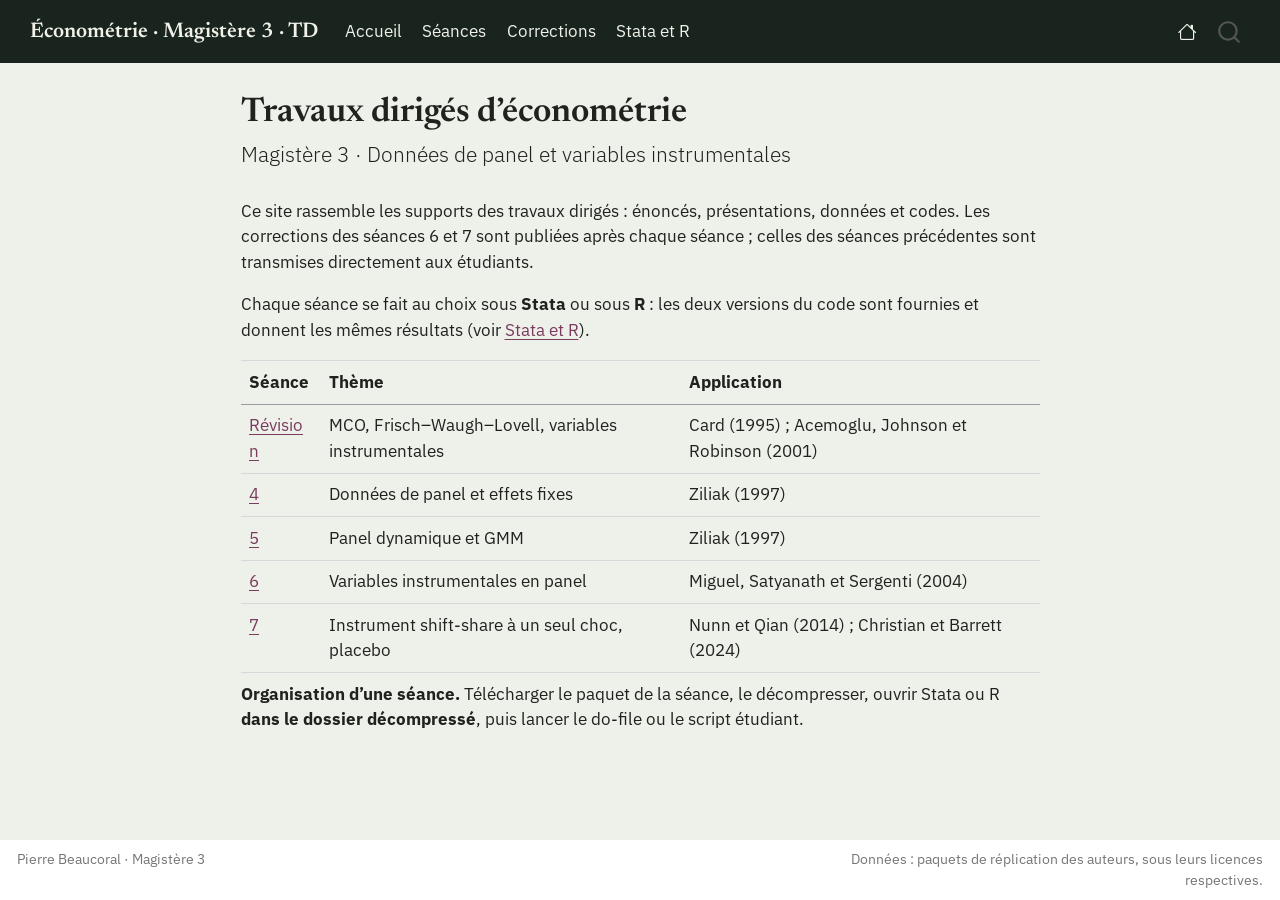
<file: index.html>
<!DOCTYPE html>
<html xmlns="http://www.w3.org/1999/xhtml" lang="fr" xml:lang="fr"><head>

<meta charset="utf-8">
<meta name="generator" content="quarto-1.9.37">

<meta name="viewport" content="width=device-width, initial-scale=1.0, user-scalable=yes">


<title>Travaux dirigés d’économétrie – Économétrie · Magistère 3 · TD</title>
<style>
/* Default styles provided by pandoc.
** See https://pandoc.org/MANUAL.html#variables-for-html for config info.
*/
code{white-space: pre-wrap;}
span.smallcaps{font-variant: small-caps;}
div.columns{display: flex; gap: min(4vw, 1.5em);}
div.column{flex: auto; overflow-x: auto;}
div.hanging-indent{margin-left: 1.5em; text-indent: -1.5em;}
ul.task-list{list-style: none;}
ul.task-list li input[type="checkbox"] {
  width: 0.8em;
  margin: 0 0.8em 0.2em -1em; /* quarto-specific, see https://github.com/quarto-dev/quarto-cli/issues/4556 */ 
  vertical-align: middle;
}
</style>


<script src="site_libs/quarto-nav/quarto-nav.js"></script>
<script src="site_libs/quarto-nav/headroom.min.js"></script>
<script src="site_libs/clipboard/clipboard.min.js"></script>
<script src="site_libs/quarto-search/autocomplete.umd.js"></script>
<script src="site_libs/quarto-search/fuse.min.js"></script>
<script src="site_libs/quarto-search/quarto-search.js"></script>
<meta name="quarto:offset" content="./">
<script src="site_libs/quarto-html/quarto.js" type="module"></script>
<script src="site_libs/quarto-html/tabsets/tabsets.js" type="module"></script>
<script src="site_libs/quarto-html/popper.min.js"></script>
<script src="site_libs/quarto-html/tippy.umd.min.js"></script>
<script src="site_libs/quarto-html/anchor.min.js"></script>
<link href="site_libs/quarto-html/tippy.css" rel="stylesheet">
<link href="site_libs/quarto-html/quarto-syntax-highlighting-7f8f88aac4f3542376d5c11b86a4c14d.css" rel="stylesheet" id="quarto-text-highlighting-styles">
<script src="site_libs/bootstrap/bootstrap.min.js"></script>
<link href="site_libs/bootstrap/bootstrap-icons.css" rel="stylesheet">
<link href="site_libs/bootstrap/bootstrap-158031087360bce0ff56dc785ce39e06.min.css" rel="stylesheet" append-hash="true" id="quarto-bootstrap" data-mode="light">
<script id="quarto-search-options" type="application/json">{
  "location": "navbar",
  "copy-button": false,
  "collapse-after": 3,
  "panel-placement": "end",
  "type": "overlay",
  "limit": 50,
  "keyboard-shortcut": [
    "f",
    "/",
    "s"
  ],
  "show-item-context": false,
  "language": {
    "search-no-results-text": "Pas de résultats",
    "search-matching-documents-text": "documents trouvés",
    "search-copy-link-title": "Copier le lien vers la recherche",
    "search-hide-matches-text": "Cacher les correspondances additionnelles",
    "search-more-match-text": "correspondance de plus dans ce document",
    "search-more-matches-text": "correspondances de plus dans ce document",
    "search-clear-button-title": "Effacer",
    "search-text-placeholder": "",
    "search-detached-cancel-button-title": "Annuler",
    "search-submit-button-title": "Envoyer",
    "search-label": "Recherche"
  }
}</script>


<link rel="stylesheet" href="styles.css">
</head>

<body class="nav-fixed fullcontent quarto-light">

<div id="quarto-search-results"></div>
  <header id="quarto-header" class="headroom fixed-top">
    <nav class="navbar navbar-expand-lg " data-bs-theme="dark">
      <div class="navbar-container container-fluid">
      <div class="navbar-brand-container mx-auto">
    <a class="navbar-brand" href="./index.html">
    <span class="navbar-title">Économétrie · Magistère 3 · TD</span>
    </a>
  </div>
            <div id="quarto-search" class="" title="Recherche"></div>
          <button class="navbar-toggler" type="button" data-bs-toggle="collapse" data-bs-target="#navbarCollapse" aria-controls="navbarCollapse" role="menu" aria-expanded="false" aria-label="Basculer la navigation" onclick="if (window.quartoToggleHeadroom) { window.quartoToggleHeadroom(); }">
  <span class="navbar-toggler-icon"></span>
</button>
          <div class="collapse navbar-collapse" id="navbarCollapse">
            <ul class="navbar-nav navbar-nav-scroll me-auto">
  <li class="nav-item">
    <a class="nav-link active" href="./index.html" aria-current="page"> 
<span class="menu-text">Accueil</span></a>
  </li>  
  <li class="nav-item">
    <a class="nav-link" href="./seances.html"> 
<span class="menu-text">Séances</span></a>
  </li>  
  <li class="nav-item">
    <a class="nav-link" href="./corrections.html"> 
<span class="menu-text">Corrections</span></a>
  </li>  
  <li class="nav-item">
    <a class="nav-link" href="./logiciels.html"> 
<span class="menu-text">Stata et R</span></a>
  </li>  
</ul>
            <ul class="navbar-nav navbar-nav-scroll ms-auto">
  <li class="nav-item compact">
    <a class="nav-link" href="https://pierrebeaucoral.github.io/"> <i class="bi bi-house" role="img" aria-label="Site personnel">
</i> 
<span class="menu-text"></span></a>
  </li>  
</ul>
          </div> <!-- /navcollapse -->
            <div class="quarto-navbar-tools">
</div>
      </div> <!-- /container-fluid -->
    </nav>
</header>
<!-- content -->
<div id="quarto-content" class="quarto-container page-columns page-rows-contents page-layout-article page-navbar">
<!-- sidebar -->
<!-- margin-sidebar -->
    
<!-- main -->
<main class="content" id="quarto-document-content">

<header id="title-block-header" class="quarto-title-block default">
<div class="quarto-title">
<h1 class="title">Travaux dirigés d’économétrie</h1>
<p class="subtitle lead">Magistère 3 · Données de panel et variables instrumentales</p>
</div>



<div class="quarto-title-meta">

    
  
    
  </div>
  


</header>


<p>Ce site rassemble les supports des travaux dirigés : énoncés, présentations, données et codes. Les corrections des séances 6 et 7 sont publiées après chaque séance ; celles des séances précédentes sont transmises directement aux étudiants.</p>
<p>Chaque séance se fait au choix sous <strong>Stata</strong> ou sous <strong>R</strong> : les deux versions du code sont fournies et donnent les mêmes résultats (voir <a href="./logiciels.html">Stata et R</a>).</p>
<table class="caption-top table">
<thead>
<tr class="header">
<th>Séance</th>
<th>Thème</th>
<th>Application</th>
</tr>
</thead>
<tbody>
<tr class="odd">
<td><a href="./seances/s0-revision.html">Révision</a></td>
<td>MCO, Frisch–Waugh–Lovell, variables instrumentales</td>
<td>Card (1995) ; Acemoglu, Johnson et Robinson (2001)</td>
</tr>
<tr class="even">
<td><a href="./seances/s4.html">4</a></td>
<td>Données de panel et effets fixes</td>
<td>Ziliak (1997)</td>
</tr>
<tr class="odd">
<td><a href="./seances/s5.html">5</a></td>
<td>Panel dynamique et GMM</td>
<td>Ziliak (1997)</td>
</tr>
<tr class="even">
<td><a href="./seances/s6.html">6</a></td>
<td>Variables instrumentales en panel</td>
<td>Miguel, Satyanath et Sergenti (2004)</td>
</tr>
<tr class="odd">
<td><a href="./seances/s7.html">7</a></td>
<td>Instrument shift-share à un seul choc, placebo</td>
<td>Nunn et Qian (2014) ; Christian et Barrett (2024)</td>
</tr>
</tbody>
</table>
<p><strong>Organisation d’une séance.</strong> Télécharger le paquet de la séance, le décompresser, ouvrir Stata ou R <strong>dans le dossier décompressé</strong>, puis lancer le do-file ou le script étudiant.</p>



</main> <!-- /main -->
<script id="quarto-html-after-body" type="application/javascript">
  window.document.addEventListener("DOMContentLoaded", function (event) {
    const icon = "";
    const anchorJS = new window.AnchorJS();
    anchorJS.options = {
      placement: 'right',
      icon: icon
    };
    anchorJS.add('.anchored');
    const isCodeAnnotation = (el) => {
      for (const clz of el.classList) {
        if (clz.startsWith('code-annotation-')) {                     
          return true;
        }
      }
      return false;
    }
    const onCopySuccess = function(e) {
      // button target
      const button = e.trigger;
      // don't keep focus
      button.blur();
      // flash "checked"
      button.classList.add('code-copy-button-checked');
      var currentTitle = button.getAttribute("title");
      button.setAttribute("title", "Copié");
      let tooltip;
      if (window.bootstrap) {
        button.setAttribute("data-bs-toggle", "tooltip");
        button.setAttribute("data-bs-placement", "left");
        button.setAttribute("data-bs-title", "Copié");
        tooltip = new bootstrap.Tooltip(button, 
          { trigger: "manual", 
            customClass: "code-copy-button-tooltip",
            offset: [0, -8]});
        tooltip.show();    
      }
      setTimeout(function() {
        if (tooltip) {
          tooltip.hide();
          button.removeAttribute("data-bs-title");
          button.removeAttribute("data-bs-toggle");
          button.removeAttribute("data-bs-placement");
        }
        button.setAttribute("title", currentTitle);
        button.classList.remove('code-copy-button-checked');
      }, 1000);
      // clear code selection
      e.clearSelection();
    }
    const getTextToCopy = function(trigger) {
      const outerScaffold = trigger.parentElement.cloneNode(true);
      const codeEl = outerScaffold.querySelector('code');
      for (const childEl of codeEl.children) {
        if (isCodeAnnotation(childEl)) {
          childEl.remove();
        }
      }
      return codeEl.innerText;
    }
    const clipboard = new window.ClipboardJS('.code-copy-button:not([data-in-quarto-modal])', {
      text: getTextToCopy
    });
    clipboard.on('success', onCopySuccess);
    if (window.document.getElementById('quarto-embedded-source-code-modal')) {
      const clipboardModal = new window.ClipboardJS('.code-copy-button[data-in-quarto-modal]', {
        text: getTextToCopy,
        container: window.document.getElementById('quarto-embedded-source-code-modal')
      });
      clipboardModal.on('success', onCopySuccess);
    }
      var localhostRegex = new RegExp(/^(?:http|https):\/\/localhost\:?[0-9]*\//);
      var mailtoRegex = new RegExp(/^mailto:/);
        var filterRegex = new RegExp("https:\/\/pierrebeaucoral\.github\.io\/econometrie-m2\/");
      var isInternal = (href) => {
          return filterRegex.test(href) || localhostRegex.test(href) || mailtoRegex.test(href);
      }
      // Inspect non-navigation links and adorn them if external
     var links = window.document.querySelectorAll('a[href]:not(.nav-link):not(.navbar-brand):not(.toc-action):not(.sidebar-link):not(.sidebar-item-toggle):not(.pagination-link):not(.no-external):not([aria-hidden]):not(.dropdown-item):not(.quarto-navigation-tool):not(.about-link)');
      for (var i=0; i<links.length; i++) {
        const link = links[i];
        if (!isInternal(link.href)) {
          // undo the damage that might have been done by quarto-nav.js in the case of
          // links that we want to consider external
          if (link.dataset.originalHref !== undefined) {
            link.href = link.dataset.originalHref;
          }
        }
      }
    function tippyHover(el, contentFn, onTriggerFn, onUntriggerFn) {
      const config = {
        allowHTML: true,
        maxWidth: 500,
        delay: 100,
        arrow: false,
        appendTo: function(el) {
            return el.parentElement;
        },
        interactive: true,
        interactiveBorder: 10,
        theme: 'quarto',
        placement: 'bottom-start',
      };
      if (contentFn) {
        config.content = contentFn;
      }
      if (onTriggerFn) {
        config.onTrigger = onTriggerFn;
      }
      if (onUntriggerFn) {
        config.onUntrigger = onUntriggerFn;
      }
      window.tippy(el, config); 
    }
    const noterefs = window.document.querySelectorAll('a[role="doc-noteref"]');
    for (var i=0; i<noterefs.length; i++) {
      const ref = noterefs[i];
      tippyHover(ref, function() {
        // use id or data attribute instead here
        let href = ref.getAttribute('data-footnote-href') || ref.getAttribute('href');
        try { href = new URL(href).hash; } catch {}
        const id = href.replace(/^#\/?/, "");
        const note = window.document.getElementById(id);
        if (note) {
          return note.innerHTML;
        } else {
          return "";
        }
      });
    }
    const xrefs = window.document.querySelectorAll('a.quarto-xref');
    const processXRef = (id, note) => {
      // Strip column container classes
      const stripColumnClz = (el) => {
        el.classList.remove("page-full", "page-columns");
        if (el.children) {
          for (const child of el.children) {
            stripColumnClz(child);
          }
        }
      }
      stripColumnClz(note)
      if (id === null || id.startsWith('sec-')) {
        // Special case sections, only their first couple elements
        const container = document.createElement("div");
        if (note.children && note.children.length > 2) {
          container.appendChild(note.children[0].cloneNode(true));
          for (let i = 1; i < note.children.length; i++) {
            const child = note.children[i];
            if (child.tagName === "P" && child.innerText === "") {
              continue;
            } else {
              container.appendChild(child.cloneNode(true));
              break;
            }
          }
          if (window.Quarto?.typesetMath) {
            window.Quarto.typesetMath(container);
          }
          return container.innerHTML
        } else {
          if (window.Quarto?.typesetMath) {
            window.Quarto.typesetMath(note);
          }
          return note.innerHTML;
        }
      } else {
        // Remove any anchor links if they are present
        const anchorLink = note.querySelector('a.anchorjs-link');
        if (anchorLink) {
          anchorLink.remove();
        }
        if (window.Quarto?.typesetMath) {
          window.Quarto.typesetMath(note);
        }
        if (note.classList.contains("callout")) {
          return note.outerHTML;
        } else {
          return note.innerHTML;
        }
      }
    }
    for (var i=0; i<xrefs.length; i++) {
      const xref = xrefs[i];
      tippyHover(xref, undefined, function(instance) {
        instance.disable();
        let url = xref.getAttribute('href');
        let hash = undefined; 
        if (url.startsWith('#')) {
          hash = url;
        } else {
          try { hash = new URL(url).hash; } catch {}
        }
        if (hash) {
          const id = hash.replace(/^#\/?/, "");
          const note = window.document.getElementById(id);
          if (note !== null) {
            try {
              const html = processXRef(id, note.cloneNode(true));
              instance.setContent(html);
            } finally {
              instance.enable();
              instance.show();
            }
          } else {
            // See if we can fetch this
            fetch(url.split('#')[0])
            .then(res => res.text())
            .then(html => {
              const parser = new DOMParser();
              const htmlDoc = parser.parseFromString(html, "text/html");
              const note = htmlDoc.getElementById(id);
              if (note !== null) {
                const html = processXRef(id, note);
                instance.setContent(html);
              } 
            }).finally(() => {
              instance.enable();
              instance.show();
            });
          }
        } else {
          // See if we can fetch a full url (with no hash to target)
          // This is a special case and we should probably do some content thinning / targeting
          fetch(url)
          .then(res => res.text())
          .then(html => {
            const parser = new DOMParser();
            const htmlDoc = parser.parseFromString(html, "text/html");
            const note = htmlDoc.querySelector('main.content');
            if (note !== null) {
              // This should only happen for chapter cross references
              // (since there is no id in the URL)
              // remove the first header
              if (note.children.length > 0 && note.children[0].tagName === "HEADER") {
                note.children[0].remove();
              }
              const html = processXRef(null, note);
              instance.setContent(html);
            } 
          }).finally(() => {
            instance.enable();
            instance.show();
          });
        }
      }, function(instance) {
      });
    }
        let selectedAnnoteEl;
        const selectorForAnnotation = ( cell, annotation) => {
          let cellAttr = 'data-code-cell="' + cell + '"';
          let lineAttr = 'data-code-annotation="' +  annotation + '"';
          const selector = 'span[' + cellAttr + '][' + lineAttr + ']';
          return selector;
        }
        const selectCodeLines = (annoteEl) => {
          const doc = window.document;
          const targetCell = annoteEl.getAttribute("data-target-cell");
          const targetAnnotation = annoteEl.getAttribute("data-target-annotation");
          const annoteSpan = window.document.querySelector(selectorForAnnotation(targetCell, targetAnnotation));
          const lines = annoteSpan.getAttribute("data-code-lines").split(",");
          const lineIds = lines.map((line) => {
            return targetCell + "-" + line;
          })
          let top = null;
          let height = null;
          let parent = null;
          if (lineIds.length > 0) {
              //compute the position of the single el (top and bottom and make a div)
              const el = window.document.getElementById(lineIds[0]);
              top = el.offsetTop;
              height = el.offsetHeight;
              parent = el.parentElement.parentElement;
            if (lineIds.length > 1) {
              const lastEl = window.document.getElementById(lineIds[lineIds.length - 1]);
              const bottom = lastEl.offsetTop + lastEl.offsetHeight;
              height = bottom - top;
            }
            if (top !== null && height !== null && parent !== null) {
              // cook up a div (if necessary) and position it 
              let div = window.document.getElementById("code-annotation-line-highlight");
              if (div === null) {
                div = window.document.createElement("div");
                div.setAttribute("id", "code-annotation-line-highlight");
                div.style.position = 'absolute';
                parent.appendChild(div);
              }
              div.style.top = top - 2 + "px";
              div.style.height = height + 4 + "px";
              div.style.left = 0;
              let gutterDiv = window.document.getElementById("code-annotation-line-highlight-gutter");
              if (gutterDiv === null) {
                gutterDiv = window.document.createElement("div");
                gutterDiv.setAttribute("id", "code-annotation-line-highlight-gutter");
                gutterDiv.style.position = 'absolute';
                const codeCell = window.document.getElementById(targetCell);
                const gutter = codeCell.querySelector('.code-annotation-gutter');
                gutter.appendChild(gutterDiv);
              }
              gutterDiv.style.top = top - 2 + "px";
              gutterDiv.style.height = height + 4 + "px";
            }
            selectedAnnoteEl = annoteEl;
          }
        };
        const unselectCodeLines = () => {
          const elementsIds = ["code-annotation-line-highlight", "code-annotation-line-highlight-gutter"];
          elementsIds.forEach((elId) => {
            const div = window.document.getElementById(elId);
            if (div) {
              div.remove();
            }
          });
          selectedAnnoteEl = undefined;
        };
          // Handle positioning of the toggle
      window.addEventListener(
        "resize",
        throttle(() => {
          elRect = undefined;
          if (selectedAnnoteEl) {
            selectCodeLines(selectedAnnoteEl);
          }
        }, 10)
      );
      function throttle(fn, ms) {
      let throttle = false;
      let timer;
        return (...args) => {
          if(!throttle) { // first call gets through
              fn.apply(this, args);
              throttle = true;
          } else { // all the others get throttled
              if(timer) clearTimeout(timer); // cancel #2
              timer = setTimeout(() => {
                fn.apply(this, args);
                timer = throttle = false;
              }, ms);
          }
        };
      }
        // Attach click handler to the DT
        const annoteDls = window.document.querySelectorAll('dt[data-target-cell]');
        for (const annoteDlNode of annoteDls) {
          annoteDlNode.addEventListener('click', (event) => {
            const clickedEl = event.target;
            if (clickedEl !== selectedAnnoteEl) {
              unselectCodeLines();
              const activeEl = window.document.querySelector('dt[data-target-cell].code-annotation-active');
              if (activeEl) {
                activeEl.classList.remove('code-annotation-active');
              }
              selectCodeLines(clickedEl);
              clickedEl.classList.add('code-annotation-active');
            } else {
              // Unselect the line
              unselectCodeLines();
              clickedEl.classList.remove('code-annotation-active');
            }
          });
        }
    const findCites = (el) => {
      const parentEl = el.parentElement;
      if (parentEl) {
        const cites = parentEl.dataset.cites;
        if (cites) {
          return {
            el,
            cites: cites.split(' ')
          };
        } else {
          return findCites(el.parentElement)
        }
      } else {
        return undefined;
      }
    };
    var bibliorefs = window.document.querySelectorAll('a[role="doc-biblioref"]');
    for (var i=0; i<bibliorefs.length; i++) {
      const ref = bibliorefs[i];
      const citeInfo = findCites(ref);
      if (citeInfo) {
        tippyHover(citeInfo.el, function() {
          var popup = window.document.createElement('div');
          citeInfo.cites.forEach(function(cite) {
            var citeDiv = window.document.createElement('div');
            citeDiv.classList.add('hanging-indent');
            citeDiv.classList.add('csl-entry');
            var biblioDiv = window.document.getElementById('ref-' + cite);
            if (biblioDiv) {
              citeDiv.innerHTML = biblioDiv.innerHTML;
            }
            popup.appendChild(citeDiv);
          });
          return popup.innerHTML;
        });
      }
    }
  });
  </script>
</div> <!-- /content -->
<footer class="footer">
  <div class="nav-footer">
    <div class="nav-footer-left">
<p>Pierre Beaucoral · Magistère 3</p>
</div>   
    <div class="nav-footer-center">
      &nbsp;
    </div>
    <div class="nav-footer-right">
<p>Données : paquets de réplication des auteurs, sous leurs licences respectives.</p>
</div>
  </div>
</footer>




</body></html>
</file>
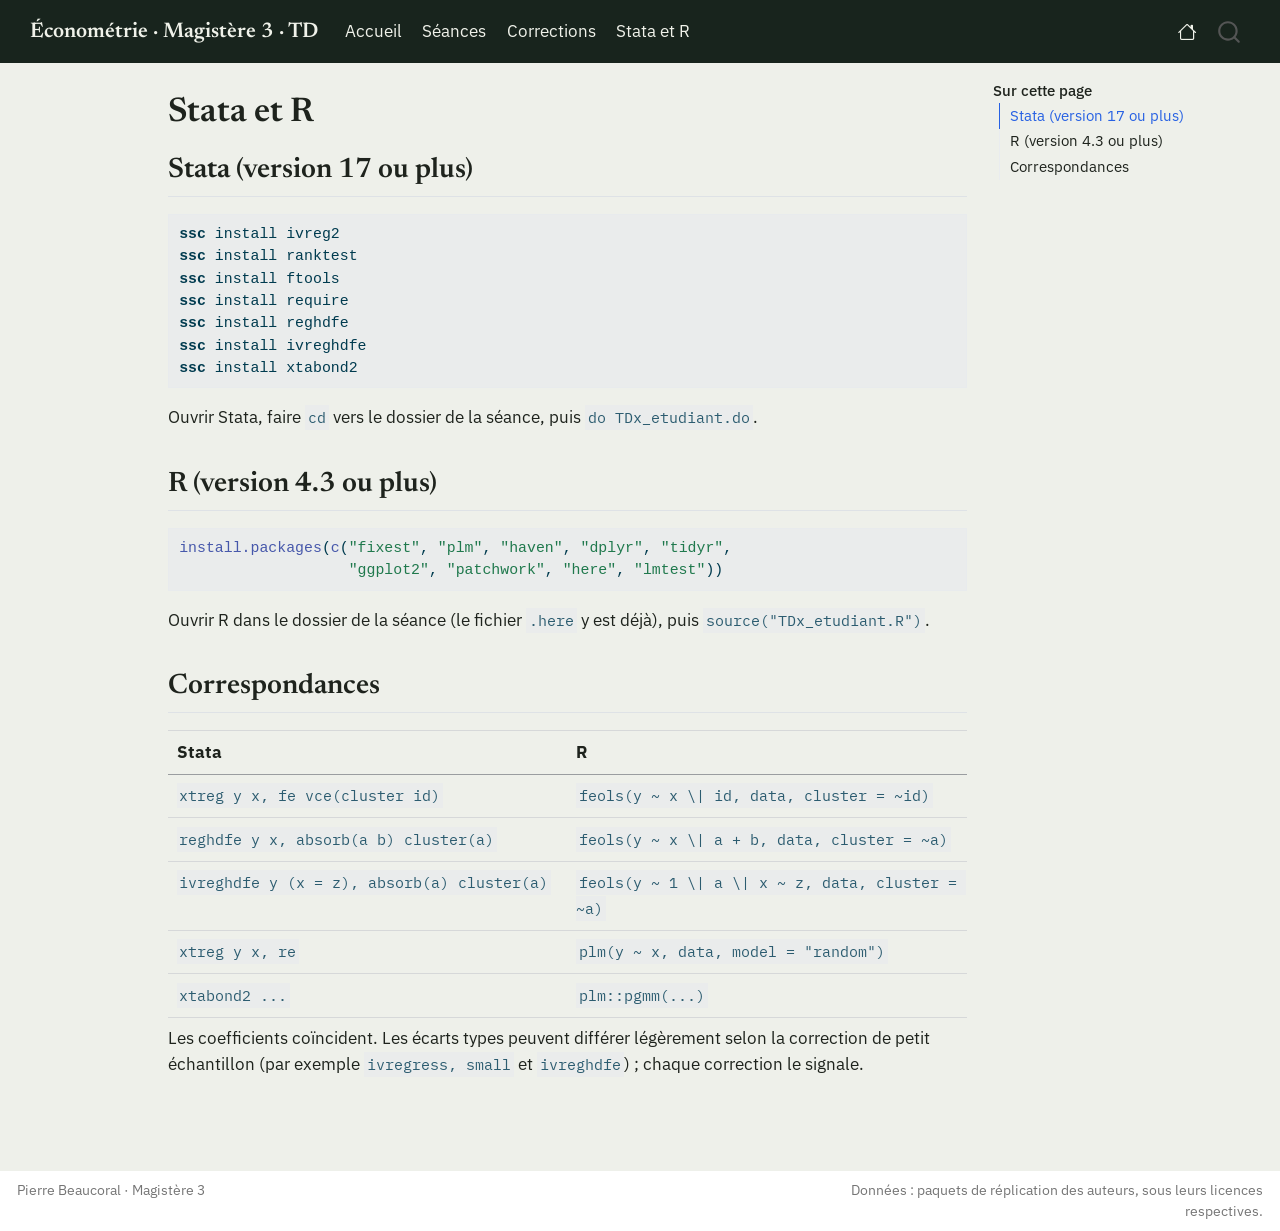
<file: logiciels.html>
<!DOCTYPE html>
<html xmlns="http://www.w3.org/1999/xhtml" lang="fr" xml:lang="fr"><head>

<meta charset="utf-8">
<meta name="generator" content="quarto-1.9.37">

<meta name="viewport" content="width=device-width, initial-scale=1.0, user-scalable=yes">


<title>Stata et R – Économétrie · Magistère 3 · TD</title>
<style>
/* Default styles provided by pandoc.
** See https://pandoc.org/MANUAL.html#variables-for-html for config info.
*/
code{white-space: pre-wrap;}
span.smallcaps{font-variant: small-caps;}
div.columns{display: flex; gap: min(4vw, 1.5em);}
div.column{flex: auto; overflow-x: auto;}
div.hanging-indent{margin-left: 1.5em; text-indent: -1.5em;}
ul.task-list{list-style: none;}
ul.task-list li input[type="checkbox"] {
  width: 0.8em;
  margin: 0 0.8em 0.2em -1em; /* quarto-specific, see https://github.com/quarto-dev/quarto-cli/issues/4556 */ 
  vertical-align: middle;
}
/* CSS for syntax highlighting */
html { -webkit-text-size-adjust: 100%; }
pre > code.sourceCode { white-space: pre; position: relative; }
pre > code.sourceCode > span { display: inline-block; line-height: 1.25; }
pre > code.sourceCode > span:empty { height: 1.2em; }
.sourceCode { overflow: visible; }
code.sourceCode > span { color: inherit; text-decoration: inherit; }
div.sourceCode { margin: 1em 0; }
pre.sourceCode { margin: 0; }
@media screen {
div.sourceCode { overflow: auto; }
}
@media print {
pre > code.sourceCode { white-space: pre-wrap; }
pre > code.sourceCode > span { text-indent: -5em; padding-left: 5em; }
}
pre.numberSource code
  { counter-reset: source-line 0; }
pre.numberSource code > span
  { position: relative; left: -4em; counter-increment: source-line; }
pre.numberSource code > span > a:first-child::before
  { content: counter(source-line);
    position: relative; left: -1em; text-align: right; vertical-align: baseline;
    border: none; display: inline-block;
    -webkit-touch-callout: none; -webkit-user-select: none;
    -khtml-user-select: none; -moz-user-select: none;
    -ms-user-select: none; user-select: none;
    padding: 0 4px; width: 4em;
  }
pre.numberSource { margin-left: 3em;  padding-left: 4px; }
div.sourceCode
  {   }
@media screen {
pre > code.sourceCode > span > a:first-child::before { text-decoration: underline; }
}
</style>


<script src="site_libs/quarto-nav/quarto-nav.js"></script>
<script src="site_libs/quarto-nav/headroom.min.js"></script>
<script src="site_libs/clipboard/clipboard.min.js"></script>
<script src="site_libs/quarto-search/autocomplete.umd.js"></script>
<script src="site_libs/quarto-search/fuse.min.js"></script>
<script src="site_libs/quarto-search/quarto-search.js"></script>
<meta name="quarto:offset" content="./">
<script src="site_libs/quarto-html/quarto.js" type="module"></script>
<script src="site_libs/quarto-html/tabsets/tabsets.js" type="module"></script>
<script src="site_libs/quarto-html/popper.min.js"></script>
<script src="site_libs/quarto-html/tippy.umd.min.js"></script>
<script src="site_libs/quarto-html/anchor.min.js"></script>
<link href="site_libs/quarto-html/tippy.css" rel="stylesheet">
<link href="site_libs/quarto-html/quarto-syntax-highlighting-7f8f88aac4f3542376d5c11b86a4c14d.css" rel="stylesheet" id="quarto-text-highlighting-styles">
<script src="site_libs/bootstrap/bootstrap.min.js"></script>
<link href="site_libs/bootstrap/bootstrap-icons.css" rel="stylesheet">
<link href="site_libs/bootstrap/bootstrap-158031087360bce0ff56dc785ce39e06.min.css" rel="stylesheet" append-hash="true" id="quarto-bootstrap" data-mode="light">
<script id="quarto-search-options" type="application/json">{
  "location": "navbar",
  "copy-button": false,
  "collapse-after": 3,
  "panel-placement": "end",
  "type": "overlay",
  "limit": 50,
  "keyboard-shortcut": [
    "f",
    "/",
    "s"
  ],
  "show-item-context": false,
  "language": {
    "search-no-results-text": "Pas de résultats",
    "search-matching-documents-text": "documents trouvés",
    "search-copy-link-title": "Copier le lien vers la recherche",
    "search-hide-matches-text": "Cacher les correspondances additionnelles",
    "search-more-match-text": "correspondance de plus dans ce document",
    "search-more-matches-text": "correspondances de plus dans ce document",
    "search-clear-button-title": "Effacer",
    "search-text-placeholder": "",
    "search-detached-cancel-button-title": "Annuler",
    "search-submit-button-title": "Envoyer",
    "search-label": "Recherche"
  }
}</script>


<link rel="stylesheet" href="styles.css">
</head>

<body class="nav-fixed quarto-light">

<div id="quarto-search-results"></div>
  <header id="quarto-header" class="headroom fixed-top">
    <nav class="navbar navbar-expand-lg " data-bs-theme="dark">
      <div class="navbar-container container-fluid">
      <div class="navbar-brand-container mx-auto">
    <a class="navbar-brand" href="./index.html">
    <span class="navbar-title">Économétrie · Magistère 3 · TD</span>
    </a>
  </div>
            <div id="quarto-search" class="" title="Recherche"></div>
          <button class="navbar-toggler" type="button" data-bs-toggle="collapse" data-bs-target="#navbarCollapse" aria-controls="navbarCollapse" role="menu" aria-expanded="false" aria-label="Basculer la navigation" onclick="if (window.quartoToggleHeadroom) { window.quartoToggleHeadroom(); }">
  <span class="navbar-toggler-icon"></span>
</button>
          <div class="collapse navbar-collapse" id="navbarCollapse">
            <ul class="navbar-nav navbar-nav-scroll me-auto">
  <li class="nav-item">
    <a class="nav-link" href="./index.html"> 
<span class="menu-text">Accueil</span></a>
  </li>  
  <li class="nav-item">
    <a class="nav-link" href="./seances.html"> 
<span class="menu-text">Séances</span></a>
  </li>  
  <li class="nav-item">
    <a class="nav-link" href="./corrections.html"> 
<span class="menu-text">Corrections</span></a>
  </li>  
  <li class="nav-item">
    <a class="nav-link active" href="./logiciels.html" aria-current="page"> 
<span class="menu-text">Stata et R</span></a>
  </li>  
</ul>
            <ul class="navbar-nav navbar-nav-scroll ms-auto">
  <li class="nav-item compact">
    <a class="nav-link" href="https://pierrebeaucoral.github.io/"> <i class="bi bi-house" role="img" aria-label="Site personnel">
</i> 
<span class="menu-text"></span></a>
  </li>  
</ul>
          </div> <!-- /navcollapse -->
            <div class="quarto-navbar-tools">
</div>
      </div> <!-- /container-fluid -->
    </nav>
</header>
<!-- content -->
<div id="quarto-content" class="quarto-container page-columns page-rows-contents page-layout-article page-navbar">
<!-- sidebar -->
<!-- margin-sidebar -->
    <div id="quarto-margin-sidebar" class="sidebar margin-sidebar">
        <nav id="TOC" role="doc-toc" class="toc-active">
    <h2 id="toc-title">Sur cette page</h2>
   
  <ul>
  <li><a href="#stata-version-17-ou-plus" id="toc-stata-version-17-ou-plus" class="nav-link active" data-scroll-target="#stata-version-17-ou-plus">Stata (version 17 ou plus)</a></li>
  <li><a href="#r-version-4.3-ou-plus" id="toc-r-version-4.3-ou-plus" class="nav-link" data-scroll-target="#r-version-4.3-ou-plus">R (version 4.3 ou plus)</a></li>
  <li><a href="#correspondances" id="toc-correspondances" class="nav-link" data-scroll-target="#correspondances">Correspondances</a></li>
  </ul>
</nav>
    </div>
<!-- main -->
<main class="content" id="quarto-document-content">

<header id="title-block-header" class="quarto-title-block default">
<div class="quarto-title">
<h1 class="title">Stata et R</h1>
</div>



<div class="quarto-title-meta">

    
  
    
  </div>
  


</header>


<section id="stata-version-17-ou-plus" class="level2">
<h2 class="anchored" data-anchor-id="stata-version-17-ou-plus">Stata (version 17 ou plus)</h2>
<div class="code-copy-outer-scaffold"><div class="sourceCode" id="cb1"><pre class="sourceCode stata code-with-copy"><code class="sourceCode stata"><span id="cb1-1"><a href="#cb1-1" aria-hidden="true" tabindex="-1"></a><span class="kw">ssc</span> install ivreg2</span>
<span id="cb1-2"><a href="#cb1-2" aria-hidden="true" tabindex="-1"></a><span class="kw">ssc</span> install ranktest</span>
<span id="cb1-3"><a href="#cb1-3" aria-hidden="true" tabindex="-1"></a><span class="kw">ssc</span> install ftools</span>
<span id="cb1-4"><a href="#cb1-4" aria-hidden="true" tabindex="-1"></a><span class="kw">ssc</span> install require</span>
<span id="cb1-5"><a href="#cb1-5" aria-hidden="true" tabindex="-1"></a><span class="kw">ssc</span> install reghdfe</span>
<span id="cb1-6"><a href="#cb1-6" aria-hidden="true" tabindex="-1"></a><span class="kw">ssc</span> install ivreghdfe</span>
<span id="cb1-7"><a href="#cb1-7" aria-hidden="true" tabindex="-1"></a><span class="kw">ssc</span> install xtabond2</span></code></pre></div><button title="Copier vers le presse-papier" class="code-copy-button"><i class="bi"></i></button></div>
<p>Ouvrir Stata, faire <code>cd</code> vers le dossier de la séance, puis <code>do TDx_etudiant.do</code>.</p>
</section>
<section id="r-version-4.3-ou-plus" class="level2">
<h2 class="anchored" data-anchor-id="r-version-4.3-ou-plus">R (version 4.3 ou plus)</h2>
<div class="code-copy-outer-scaffold"><div class="sourceCode" id="cb2"><pre class="sourceCode r code-with-copy"><code class="sourceCode r"><span id="cb2-1"><a href="#cb2-1" aria-hidden="true" tabindex="-1"></a><span class="fu">install.packages</span>(<span class="fu">c</span>(<span class="st">"fixest"</span>, <span class="st">"plm"</span>, <span class="st">"haven"</span>, <span class="st">"dplyr"</span>, <span class="st">"tidyr"</span>,</span>
<span id="cb2-2"><a href="#cb2-2" aria-hidden="true" tabindex="-1"></a>                   <span class="st">"ggplot2"</span>, <span class="st">"patchwork"</span>, <span class="st">"here"</span>, <span class="st">"lmtest"</span>))</span></code></pre></div><button title="Copier vers le presse-papier" class="code-copy-button"><i class="bi"></i></button></div>
<p>Ouvrir R dans le dossier de la séance (le fichier <code>.here</code> y est déjà), puis <code>source("TDx_etudiant.R")</code>.</p>
</section>
<section id="correspondances" class="level2">
<h2 class="anchored" data-anchor-id="correspondances">Correspondances</h2>
<table class="caption-top table">
<colgroup>
<col style="width: 50%">
<col style="width: 50%">
</colgroup>
<thead>
<tr class="header">
<th>Stata</th>
<th>R</th>
</tr>
</thead>
<tbody>
<tr class="odd">
<td><code>xtreg y x, fe vce(cluster id)</code></td>
<td><code>feols(y ~ x \| id, data, cluster = ~id)</code></td>
</tr>
<tr class="even">
<td><code>reghdfe y x, absorb(a b) cluster(a)</code></td>
<td><code>feols(y ~ x \| a + b, data, cluster = ~a)</code></td>
</tr>
<tr class="odd">
<td><code>ivreghdfe y (x = z), absorb(a) cluster(a)</code></td>
<td><code>feols(y ~ 1 \| a \| x ~ z, data, cluster = ~a)</code></td>
</tr>
<tr class="even">
<td><code>xtreg y x, re</code></td>
<td><code>plm(y ~ x, data, model = "random")</code></td>
</tr>
<tr class="odd">
<td><code>xtabond2 ...</code></td>
<td><code>plm::pgmm(...)</code></td>
</tr>
</tbody>
</table>
<p>Les coefficients coïncident. Les écarts types peuvent différer légèrement selon la correction de petit échantillon (par exemple <code>ivregress, small</code> et <code>ivreghdfe</code>) ; chaque correction le signale.</p>


</section>

</main> <!-- /main -->
<script id="quarto-html-after-body" type="application/javascript">
  window.document.addEventListener("DOMContentLoaded", function (event) {
    const icon = "";
    const anchorJS = new window.AnchorJS();
    anchorJS.options = {
      placement: 'right',
      icon: icon
    };
    anchorJS.add('.anchored');
    const isCodeAnnotation = (el) => {
      for (const clz of el.classList) {
        if (clz.startsWith('code-annotation-')) {                     
          return true;
        }
      }
      return false;
    }
    const onCopySuccess = function(e) {
      // button target
      const button = e.trigger;
      // don't keep focus
      button.blur();
      // flash "checked"
      button.classList.add('code-copy-button-checked');
      var currentTitle = button.getAttribute("title");
      button.setAttribute("title", "Copié");
      let tooltip;
      if (window.bootstrap) {
        button.setAttribute("data-bs-toggle", "tooltip");
        button.setAttribute("data-bs-placement", "left");
        button.setAttribute("data-bs-title", "Copié");
        tooltip = new bootstrap.Tooltip(button, 
          { trigger: "manual", 
            customClass: "code-copy-button-tooltip",
            offset: [0, -8]});
        tooltip.show();    
      }
      setTimeout(function() {
        if (tooltip) {
          tooltip.hide();
          button.removeAttribute("data-bs-title");
          button.removeAttribute("data-bs-toggle");
          button.removeAttribute("data-bs-placement");
        }
        button.setAttribute("title", currentTitle);
        button.classList.remove('code-copy-button-checked');
      }, 1000);
      // clear code selection
      e.clearSelection();
    }
    const getTextToCopy = function(trigger) {
      const outerScaffold = trigger.parentElement.cloneNode(true);
      const codeEl = outerScaffold.querySelector('code');
      for (const childEl of codeEl.children) {
        if (isCodeAnnotation(childEl)) {
          childEl.remove();
        }
      }
      return codeEl.innerText;
    }
    const clipboard = new window.ClipboardJS('.code-copy-button:not([data-in-quarto-modal])', {
      text: getTextToCopy
    });
    clipboard.on('success', onCopySuccess);
    if (window.document.getElementById('quarto-embedded-source-code-modal')) {
      const clipboardModal = new window.ClipboardJS('.code-copy-button[data-in-quarto-modal]', {
        text: getTextToCopy,
        container: window.document.getElementById('quarto-embedded-source-code-modal')
      });
      clipboardModal.on('success', onCopySuccess);
    }
      var localhostRegex = new RegExp(/^(?:http|https):\/\/localhost\:?[0-9]*\//);
      var mailtoRegex = new RegExp(/^mailto:/);
        var filterRegex = new RegExp("https:\/\/pierrebeaucoral\.github\.io\/econometrie-m2\/");
      var isInternal = (href) => {
          return filterRegex.test(href) || localhostRegex.test(href) || mailtoRegex.test(href);
      }
      // Inspect non-navigation links and adorn them if external
     var links = window.document.querySelectorAll('a[href]:not(.nav-link):not(.navbar-brand):not(.toc-action):not(.sidebar-link):not(.sidebar-item-toggle):not(.pagination-link):not(.no-external):not([aria-hidden]):not(.dropdown-item):not(.quarto-navigation-tool):not(.about-link)');
      for (var i=0; i<links.length; i++) {
        const link = links[i];
        if (!isInternal(link.href)) {
          // undo the damage that might have been done by quarto-nav.js in the case of
          // links that we want to consider external
          if (link.dataset.originalHref !== undefined) {
            link.href = link.dataset.originalHref;
          }
        }
      }
    function tippyHover(el, contentFn, onTriggerFn, onUntriggerFn) {
      const config = {
        allowHTML: true,
        maxWidth: 500,
        delay: 100,
        arrow: false,
        appendTo: function(el) {
            return el.parentElement;
        },
        interactive: true,
        interactiveBorder: 10,
        theme: 'quarto',
        placement: 'bottom-start',
      };
      if (contentFn) {
        config.content = contentFn;
      }
      if (onTriggerFn) {
        config.onTrigger = onTriggerFn;
      }
      if (onUntriggerFn) {
        config.onUntrigger = onUntriggerFn;
      }
      window.tippy(el, config); 
    }
    const noterefs = window.document.querySelectorAll('a[role="doc-noteref"]');
    for (var i=0; i<noterefs.length; i++) {
      const ref = noterefs[i];
      tippyHover(ref, function() {
        // use id or data attribute instead here
        let href = ref.getAttribute('data-footnote-href') || ref.getAttribute('href');
        try { href = new URL(href).hash; } catch {}
        const id = href.replace(/^#\/?/, "");
        const note = window.document.getElementById(id);
        if (note) {
          return note.innerHTML;
        } else {
          return "";
        }
      });
    }
    const xrefs = window.document.querySelectorAll('a.quarto-xref');
    const processXRef = (id, note) => {
      // Strip column container classes
      const stripColumnClz = (el) => {
        el.classList.remove("page-full", "page-columns");
        if (el.children) {
          for (const child of el.children) {
            stripColumnClz(child);
          }
        }
      }
      stripColumnClz(note)
      if (id === null || id.startsWith('sec-')) {
        // Special case sections, only their first couple elements
        const container = document.createElement("div");
        if (note.children && note.children.length > 2) {
          container.appendChild(note.children[0].cloneNode(true));
          for (let i = 1; i < note.children.length; i++) {
            const child = note.children[i];
            if (child.tagName === "P" && child.innerText === "") {
              continue;
            } else {
              container.appendChild(child.cloneNode(true));
              break;
            }
          }
          if (window.Quarto?.typesetMath) {
            window.Quarto.typesetMath(container);
          }
          return container.innerHTML
        } else {
          if (window.Quarto?.typesetMath) {
            window.Quarto.typesetMath(note);
          }
          return note.innerHTML;
        }
      } else {
        // Remove any anchor links if they are present
        const anchorLink = note.querySelector('a.anchorjs-link');
        if (anchorLink) {
          anchorLink.remove();
        }
        if (window.Quarto?.typesetMath) {
          window.Quarto.typesetMath(note);
        }
        if (note.classList.contains("callout")) {
          return note.outerHTML;
        } else {
          return note.innerHTML;
        }
      }
    }
    for (var i=0; i<xrefs.length; i++) {
      const xref = xrefs[i];
      tippyHover(xref, undefined, function(instance) {
        instance.disable();
        let url = xref.getAttribute('href');
        let hash = undefined; 
        if (url.startsWith('#')) {
          hash = url;
        } else {
          try { hash = new URL(url).hash; } catch {}
        }
        if (hash) {
          const id = hash.replace(/^#\/?/, "");
          const note = window.document.getElementById(id);
          if (note !== null) {
            try {
              const html = processXRef(id, note.cloneNode(true));
              instance.setContent(html);
            } finally {
              instance.enable();
              instance.show();
            }
          } else {
            // See if we can fetch this
            fetch(url.split('#')[0])
            .then(res => res.text())
            .then(html => {
              const parser = new DOMParser();
              const htmlDoc = parser.parseFromString(html, "text/html");
              const note = htmlDoc.getElementById(id);
              if (note !== null) {
                const html = processXRef(id, note);
                instance.setContent(html);
              } 
            }).finally(() => {
              instance.enable();
              instance.show();
            });
          }
        } else {
          // See if we can fetch a full url (with no hash to target)
          // This is a special case and we should probably do some content thinning / targeting
          fetch(url)
          .then(res => res.text())
          .then(html => {
            const parser = new DOMParser();
            const htmlDoc = parser.parseFromString(html, "text/html");
            const note = htmlDoc.querySelector('main.content');
            if (note !== null) {
              // This should only happen for chapter cross references
              // (since there is no id in the URL)
              // remove the first header
              if (note.children.length > 0 && note.children[0].tagName === "HEADER") {
                note.children[0].remove();
              }
              const html = processXRef(null, note);
              instance.setContent(html);
            } 
          }).finally(() => {
            instance.enable();
            instance.show();
          });
        }
      }, function(instance) {
      });
    }
        let selectedAnnoteEl;
        const selectorForAnnotation = ( cell, annotation) => {
          let cellAttr = 'data-code-cell="' + cell + '"';
          let lineAttr = 'data-code-annotation="' +  annotation + '"';
          const selector = 'span[' + cellAttr + '][' + lineAttr + ']';
          return selector;
        }
        const selectCodeLines = (annoteEl) => {
          const doc = window.document;
          const targetCell = annoteEl.getAttribute("data-target-cell");
          const targetAnnotation = annoteEl.getAttribute("data-target-annotation");
          const annoteSpan = window.document.querySelector(selectorForAnnotation(targetCell, targetAnnotation));
          const lines = annoteSpan.getAttribute("data-code-lines").split(",");
          const lineIds = lines.map((line) => {
            return targetCell + "-" + line;
          })
          let top = null;
          let height = null;
          let parent = null;
          if (lineIds.length > 0) {
              //compute the position of the single el (top and bottom and make a div)
              const el = window.document.getElementById(lineIds[0]);
              top = el.offsetTop;
              height = el.offsetHeight;
              parent = el.parentElement.parentElement;
            if (lineIds.length > 1) {
              const lastEl = window.document.getElementById(lineIds[lineIds.length - 1]);
              const bottom = lastEl.offsetTop + lastEl.offsetHeight;
              height = bottom - top;
            }
            if (top !== null && height !== null && parent !== null) {
              // cook up a div (if necessary) and position it 
              let div = window.document.getElementById("code-annotation-line-highlight");
              if (div === null) {
                div = window.document.createElement("div");
                div.setAttribute("id", "code-annotation-line-highlight");
                div.style.position = 'absolute';
                parent.appendChild(div);
              }
              div.style.top = top - 2 + "px";
              div.style.height = height + 4 + "px";
              div.style.left = 0;
              let gutterDiv = window.document.getElementById("code-annotation-line-highlight-gutter");
              if (gutterDiv === null) {
                gutterDiv = window.document.createElement("div");
                gutterDiv.setAttribute("id", "code-annotation-line-highlight-gutter");
                gutterDiv.style.position = 'absolute';
                const codeCell = window.document.getElementById(targetCell);
                const gutter = codeCell.querySelector('.code-annotation-gutter');
                gutter.appendChild(gutterDiv);
              }
              gutterDiv.style.top = top - 2 + "px";
              gutterDiv.style.height = height + 4 + "px";
            }
            selectedAnnoteEl = annoteEl;
          }
        };
        const unselectCodeLines = () => {
          const elementsIds = ["code-annotation-line-highlight", "code-annotation-line-highlight-gutter"];
          elementsIds.forEach((elId) => {
            const div = window.document.getElementById(elId);
            if (div) {
              div.remove();
            }
          });
          selectedAnnoteEl = undefined;
        };
          // Handle positioning of the toggle
      window.addEventListener(
        "resize",
        throttle(() => {
          elRect = undefined;
          if (selectedAnnoteEl) {
            selectCodeLines(selectedAnnoteEl);
          }
        }, 10)
      );
      function throttle(fn, ms) {
      let throttle = false;
      let timer;
        return (...args) => {
          if(!throttle) { // first call gets through
              fn.apply(this, args);
              throttle = true;
          } else { // all the others get throttled
              if(timer) clearTimeout(timer); // cancel #2
              timer = setTimeout(() => {
                fn.apply(this, args);
                timer = throttle = false;
              }, ms);
          }
        };
      }
        // Attach click handler to the DT
        const annoteDls = window.document.querySelectorAll('dt[data-target-cell]');
        for (const annoteDlNode of annoteDls) {
          annoteDlNode.addEventListener('click', (event) => {
            const clickedEl = event.target;
            if (clickedEl !== selectedAnnoteEl) {
              unselectCodeLines();
              const activeEl = window.document.querySelector('dt[data-target-cell].code-annotation-active');
              if (activeEl) {
                activeEl.classList.remove('code-annotation-active');
              }
              selectCodeLines(clickedEl);
              clickedEl.classList.add('code-annotation-active');
            } else {
              // Unselect the line
              unselectCodeLines();
              clickedEl.classList.remove('code-annotation-active');
            }
          });
        }
    const findCites = (el) => {
      const parentEl = el.parentElement;
      if (parentEl) {
        const cites = parentEl.dataset.cites;
        if (cites) {
          return {
            el,
            cites: cites.split(' ')
          };
        } else {
          return findCites(el.parentElement)
        }
      } else {
        return undefined;
      }
    };
    var bibliorefs = window.document.querySelectorAll('a[role="doc-biblioref"]');
    for (var i=0; i<bibliorefs.length; i++) {
      const ref = bibliorefs[i];
      const citeInfo = findCites(ref);
      if (citeInfo) {
        tippyHover(citeInfo.el, function() {
          var popup = window.document.createElement('div');
          citeInfo.cites.forEach(function(cite) {
            var citeDiv = window.document.createElement('div');
            citeDiv.classList.add('hanging-indent');
            citeDiv.classList.add('csl-entry');
            var biblioDiv = window.document.getElementById('ref-' + cite);
            if (biblioDiv) {
              citeDiv.innerHTML = biblioDiv.innerHTML;
            }
            popup.appendChild(citeDiv);
          });
          return popup.innerHTML;
        });
      }
    }
  });
  </script>
</div> <!-- /content -->
<footer class="footer">
  <div class="nav-footer">
    <div class="nav-footer-left">
<p>Pierre Beaucoral · Magistère 3</p>
</div>   
    <div class="nav-footer-center">
      &nbsp;
    </div>
    <div class="nav-footer-right">
<p>Données : paquets de réplication des auteurs, sous leurs licences respectives.</p>
</div>
  </div>
</footer>




</body></html>
</file>
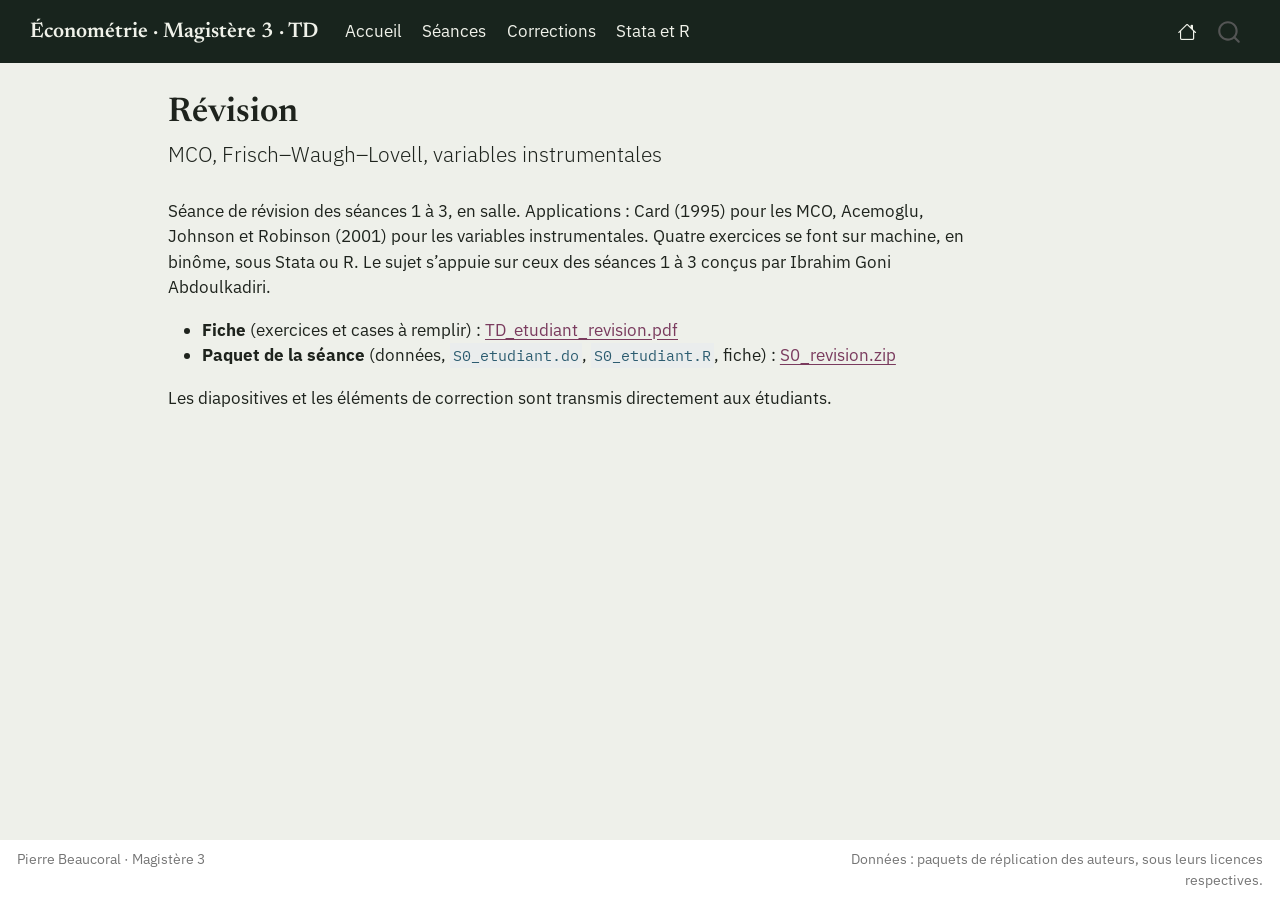
<file: seances/s0-revision.html>
<!DOCTYPE html>
<html xmlns="http://www.w3.org/1999/xhtml" lang="fr" xml:lang="fr"><head>

<meta charset="utf-8">
<meta name="generator" content="quarto-1.9.37">

<meta name="viewport" content="width=device-width, initial-scale=1.0, user-scalable=yes">


<title>Révision – Économétrie · Magistère 3 · TD</title>
<style>
/* Default styles provided by pandoc.
** See https://pandoc.org/MANUAL.html#variables-for-html for config info.
*/
code{white-space: pre-wrap;}
span.smallcaps{font-variant: small-caps;}
div.columns{display: flex; gap: min(4vw, 1.5em);}
div.column{flex: auto; overflow-x: auto;}
div.hanging-indent{margin-left: 1.5em; text-indent: -1.5em;}
ul.task-list{list-style: none;}
ul.task-list li input[type="checkbox"] {
  width: 0.8em;
  margin: 0 0.8em 0.2em -1em; /* quarto-specific, see https://github.com/quarto-dev/quarto-cli/issues/4556 */ 
  vertical-align: middle;
}
</style>


<script src="../site_libs/quarto-nav/quarto-nav.js"></script>
<script src="../site_libs/quarto-nav/headroom.min.js"></script>
<script src="../site_libs/clipboard/clipboard.min.js"></script>
<script src="../site_libs/quarto-search/autocomplete.umd.js"></script>
<script src="../site_libs/quarto-search/fuse.min.js"></script>
<script src="../site_libs/quarto-search/quarto-search.js"></script>
<meta name="quarto:offset" content="../">
<script src="../site_libs/quarto-html/quarto.js" type="module"></script>
<script src="../site_libs/quarto-html/tabsets/tabsets.js" type="module"></script>
<script src="../site_libs/quarto-html/popper.min.js"></script>
<script src="../site_libs/quarto-html/tippy.umd.min.js"></script>
<script src="../site_libs/quarto-html/anchor.min.js"></script>
<link href="../site_libs/quarto-html/tippy.css" rel="stylesheet">
<link href="../site_libs/quarto-html/quarto-syntax-highlighting-7f8f88aac4f3542376d5c11b86a4c14d.css" rel="stylesheet" id="quarto-text-highlighting-styles">
<script src="../site_libs/bootstrap/bootstrap.min.js"></script>
<link href="../site_libs/bootstrap/bootstrap-icons.css" rel="stylesheet">
<link href="../site_libs/bootstrap/bootstrap-158031087360bce0ff56dc785ce39e06.min.css" rel="stylesheet" append-hash="true" id="quarto-bootstrap" data-mode="light">
<script id="quarto-search-options" type="application/json">{
  "location": "navbar",
  "copy-button": false,
  "collapse-after": 3,
  "panel-placement": "end",
  "type": "overlay",
  "limit": 50,
  "keyboard-shortcut": [
    "f",
    "/",
    "s"
  ],
  "show-item-context": false,
  "language": {
    "search-no-results-text": "Pas de résultats",
    "search-matching-documents-text": "documents trouvés",
    "search-copy-link-title": "Copier le lien vers la recherche",
    "search-hide-matches-text": "Cacher les correspondances additionnelles",
    "search-more-match-text": "correspondance de plus dans ce document",
    "search-more-matches-text": "correspondances de plus dans ce document",
    "search-clear-button-title": "Effacer",
    "search-text-placeholder": "",
    "search-detached-cancel-button-title": "Annuler",
    "search-submit-button-title": "Envoyer",
    "search-label": "Recherche"
  }
}</script>


<link rel="stylesheet" href="../styles.css">
</head>

<body class="nav-fixed quarto-light">

<div id="quarto-search-results"></div>
  <header id="quarto-header" class="headroom fixed-top">
    <nav class="navbar navbar-expand-lg " data-bs-theme="dark">
      <div class="navbar-container container-fluid">
      <div class="navbar-brand-container mx-auto">
    <a class="navbar-brand" href="../index.html">
    <span class="navbar-title">Économétrie · Magistère 3 · TD</span>
    </a>
  </div>
            <div id="quarto-search" class="" title="Recherche"></div>
          <button class="navbar-toggler" type="button" data-bs-toggle="collapse" data-bs-target="#navbarCollapse" aria-controls="navbarCollapse" role="menu" aria-expanded="false" aria-label="Basculer la navigation" onclick="if (window.quartoToggleHeadroom) { window.quartoToggleHeadroom(); }">
  <span class="navbar-toggler-icon"></span>
</button>
          <div class="collapse navbar-collapse" id="navbarCollapse">
            <ul class="navbar-nav navbar-nav-scroll me-auto">
  <li class="nav-item">
    <a class="nav-link" href="../index.html"> 
<span class="menu-text">Accueil</span></a>
  </li>  
  <li class="nav-item">
    <a class="nav-link" href="../seances.html"> 
<span class="menu-text">Séances</span></a>
  </li>  
  <li class="nav-item">
    <a class="nav-link" href="../corrections.html"> 
<span class="menu-text">Corrections</span></a>
  </li>  
  <li class="nav-item">
    <a class="nav-link" href="../logiciels.html"> 
<span class="menu-text">Stata et R</span></a>
  </li>  
</ul>
            <ul class="navbar-nav navbar-nav-scroll ms-auto">
  <li class="nav-item compact">
    <a class="nav-link" href="https://pierrebeaucoral.github.io/"> <i class="bi bi-house" role="img" aria-label="Site personnel">
</i> 
<span class="menu-text"></span></a>
  </li>  
</ul>
          </div> <!-- /navcollapse -->
            <div class="quarto-navbar-tools">
</div>
      </div> <!-- /container-fluid -->
    </nav>
</header>
<!-- content -->
<div id="quarto-content" class="quarto-container page-columns page-rows-contents page-layout-article page-navbar">
<!-- sidebar -->
<!-- margin-sidebar -->
    <div id="quarto-margin-sidebar" class="sidebar margin-sidebar zindex-bottom">
        
    </div>
<!-- main -->
<main class="content" id="quarto-document-content">

<header id="title-block-header" class="quarto-title-block default">
<div class="quarto-title">
<h1 class="title">Révision</h1>
<p class="subtitle lead">MCO, Frisch–Waugh–Lovell, variables instrumentales</p>
</div>



<div class="quarto-title-meta">

    
  
    
  </div>
  


</header>


<p>Séance de révision des séances 1 à 3, en salle. Applications : Card (1995) pour les MCO, Acemoglu, Johnson et Robinson (2001) pour les variables instrumentales. Quatre exercices se font sur machine, en binôme, sous Stata ou R. Le sujet s’appuie sur ceux des séances 1 à 3 conçus par Ibrahim Goni Abdoulkadiri.</p>
<ul>
<li><strong>Fiche</strong> (exercices et cases à remplir) : <a href="../enonces/TD_etudiant_revision.pdf" target="_blank">TD_etudiant_revision.pdf</a></li>
<li><strong>Paquet de la séance</strong> (données, <code>S0_etudiant.do</code>, <code>S0_etudiant.R</code>, fiche) : <a href="https://pierrebeaucoral.github.io/econometrie-m2/telechargements/S0_revision.zip">S0_revision.zip</a></li>
</ul>
<p>Les diapositives et les éléments de correction sont transmis directement aux étudiants.</p>



</main> <!-- /main -->
<script id="quarto-html-after-body" type="application/javascript">
  window.document.addEventListener("DOMContentLoaded", function (event) {
    const icon = "";
    const anchorJS = new window.AnchorJS();
    anchorJS.options = {
      placement: 'right',
      icon: icon
    };
    anchorJS.add('.anchored');
    const isCodeAnnotation = (el) => {
      for (const clz of el.classList) {
        if (clz.startsWith('code-annotation-')) {                     
          return true;
        }
      }
      return false;
    }
    const onCopySuccess = function(e) {
      // button target
      const button = e.trigger;
      // don't keep focus
      button.blur();
      // flash "checked"
      button.classList.add('code-copy-button-checked');
      var currentTitle = button.getAttribute("title");
      button.setAttribute("title", "Copié");
      let tooltip;
      if (window.bootstrap) {
        button.setAttribute("data-bs-toggle", "tooltip");
        button.setAttribute("data-bs-placement", "left");
        button.setAttribute("data-bs-title", "Copié");
        tooltip = new bootstrap.Tooltip(button, 
          { trigger: "manual", 
            customClass: "code-copy-button-tooltip",
            offset: [0, -8]});
        tooltip.show();    
      }
      setTimeout(function() {
        if (tooltip) {
          tooltip.hide();
          button.removeAttribute("data-bs-title");
          button.removeAttribute("data-bs-toggle");
          button.removeAttribute("data-bs-placement");
        }
        button.setAttribute("title", currentTitle);
        button.classList.remove('code-copy-button-checked');
      }, 1000);
      // clear code selection
      e.clearSelection();
    }
    const getTextToCopy = function(trigger) {
      const outerScaffold = trigger.parentElement.cloneNode(true);
      const codeEl = outerScaffold.querySelector('code');
      for (const childEl of codeEl.children) {
        if (isCodeAnnotation(childEl)) {
          childEl.remove();
        }
      }
      return codeEl.innerText;
    }
    const clipboard = new window.ClipboardJS('.code-copy-button:not([data-in-quarto-modal])', {
      text: getTextToCopy
    });
    clipboard.on('success', onCopySuccess);
    if (window.document.getElementById('quarto-embedded-source-code-modal')) {
      const clipboardModal = new window.ClipboardJS('.code-copy-button[data-in-quarto-modal]', {
        text: getTextToCopy,
        container: window.document.getElementById('quarto-embedded-source-code-modal')
      });
      clipboardModal.on('success', onCopySuccess);
    }
      var localhostRegex = new RegExp(/^(?:http|https):\/\/localhost\:?[0-9]*\//);
      var mailtoRegex = new RegExp(/^mailto:/);
        var filterRegex = new RegExp("https:\/\/pierrebeaucoral\.github\.io\/econometrie-m2\/");
      var isInternal = (href) => {
          return filterRegex.test(href) || localhostRegex.test(href) || mailtoRegex.test(href);
      }
      // Inspect non-navigation links and adorn them if external
     var links = window.document.querySelectorAll('a[href]:not(.nav-link):not(.navbar-brand):not(.toc-action):not(.sidebar-link):not(.sidebar-item-toggle):not(.pagination-link):not(.no-external):not([aria-hidden]):not(.dropdown-item):not(.quarto-navigation-tool):not(.about-link)');
      for (var i=0; i<links.length; i++) {
        const link = links[i];
        if (!isInternal(link.href)) {
          // undo the damage that might have been done by quarto-nav.js in the case of
          // links that we want to consider external
          if (link.dataset.originalHref !== undefined) {
            link.href = link.dataset.originalHref;
          }
        }
      }
    function tippyHover(el, contentFn, onTriggerFn, onUntriggerFn) {
      const config = {
        allowHTML: true,
        maxWidth: 500,
        delay: 100,
        arrow: false,
        appendTo: function(el) {
            return el.parentElement;
        },
        interactive: true,
        interactiveBorder: 10,
        theme: 'quarto',
        placement: 'bottom-start',
      };
      if (contentFn) {
        config.content = contentFn;
      }
      if (onTriggerFn) {
        config.onTrigger = onTriggerFn;
      }
      if (onUntriggerFn) {
        config.onUntrigger = onUntriggerFn;
      }
      window.tippy(el, config); 
    }
    const noterefs = window.document.querySelectorAll('a[role="doc-noteref"]');
    for (var i=0; i<noterefs.length; i++) {
      const ref = noterefs[i];
      tippyHover(ref, function() {
        // use id or data attribute instead here
        let href = ref.getAttribute('data-footnote-href') || ref.getAttribute('href');
        try { href = new URL(href).hash; } catch {}
        const id = href.replace(/^#\/?/, "");
        const note = window.document.getElementById(id);
        if (note) {
          return note.innerHTML;
        } else {
          return "";
        }
      });
    }
    const xrefs = window.document.querySelectorAll('a.quarto-xref');
    const processXRef = (id, note) => {
      // Strip column container classes
      const stripColumnClz = (el) => {
        el.classList.remove("page-full", "page-columns");
        if (el.children) {
          for (const child of el.children) {
            stripColumnClz(child);
          }
        }
      }
      stripColumnClz(note)
      if (id === null || id.startsWith('sec-')) {
        // Special case sections, only their first couple elements
        const container = document.createElement("div");
        if (note.children && note.children.length > 2) {
          container.appendChild(note.children[0].cloneNode(true));
          for (let i = 1; i < note.children.length; i++) {
            const child = note.children[i];
            if (child.tagName === "P" && child.innerText === "") {
              continue;
            } else {
              container.appendChild(child.cloneNode(true));
              break;
            }
          }
          if (window.Quarto?.typesetMath) {
            window.Quarto.typesetMath(container);
          }
          return container.innerHTML
        } else {
          if (window.Quarto?.typesetMath) {
            window.Quarto.typesetMath(note);
          }
          return note.innerHTML;
        }
      } else {
        // Remove any anchor links if they are present
        const anchorLink = note.querySelector('a.anchorjs-link');
        if (anchorLink) {
          anchorLink.remove();
        }
        if (window.Quarto?.typesetMath) {
          window.Quarto.typesetMath(note);
        }
        if (note.classList.contains("callout")) {
          return note.outerHTML;
        } else {
          return note.innerHTML;
        }
      }
    }
    for (var i=0; i<xrefs.length; i++) {
      const xref = xrefs[i];
      tippyHover(xref, undefined, function(instance) {
        instance.disable();
        let url = xref.getAttribute('href');
        let hash = undefined; 
        if (url.startsWith('#')) {
          hash = url;
        } else {
          try { hash = new URL(url).hash; } catch {}
        }
        if (hash) {
          const id = hash.replace(/^#\/?/, "");
          const note = window.document.getElementById(id);
          if (note !== null) {
            try {
              const html = processXRef(id, note.cloneNode(true));
              instance.setContent(html);
            } finally {
              instance.enable();
              instance.show();
            }
          } else {
            // See if we can fetch this
            fetch(url.split('#')[0])
            .then(res => res.text())
            .then(html => {
              const parser = new DOMParser();
              const htmlDoc = parser.parseFromString(html, "text/html");
              const note = htmlDoc.getElementById(id);
              if (note !== null) {
                const html = processXRef(id, note);
                instance.setContent(html);
              } 
            }).finally(() => {
              instance.enable();
              instance.show();
            });
          }
        } else {
          // See if we can fetch a full url (with no hash to target)
          // This is a special case and we should probably do some content thinning / targeting
          fetch(url)
          .then(res => res.text())
          .then(html => {
            const parser = new DOMParser();
            const htmlDoc = parser.parseFromString(html, "text/html");
            const note = htmlDoc.querySelector('main.content');
            if (note !== null) {
              // This should only happen for chapter cross references
              // (since there is no id in the URL)
              // remove the first header
              if (note.children.length > 0 && note.children[0].tagName === "HEADER") {
                note.children[0].remove();
              }
              const html = processXRef(null, note);
              instance.setContent(html);
            } 
          }).finally(() => {
            instance.enable();
            instance.show();
          });
        }
      }, function(instance) {
      });
    }
        let selectedAnnoteEl;
        const selectorForAnnotation = ( cell, annotation) => {
          let cellAttr = 'data-code-cell="' + cell + '"';
          let lineAttr = 'data-code-annotation="' +  annotation + '"';
          const selector = 'span[' + cellAttr + '][' + lineAttr + ']';
          return selector;
        }
        const selectCodeLines = (annoteEl) => {
          const doc = window.document;
          const targetCell = annoteEl.getAttribute("data-target-cell");
          const targetAnnotation = annoteEl.getAttribute("data-target-annotation");
          const annoteSpan = window.document.querySelector(selectorForAnnotation(targetCell, targetAnnotation));
          const lines = annoteSpan.getAttribute("data-code-lines").split(",");
          const lineIds = lines.map((line) => {
            return targetCell + "-" + line;
          })
          let top = null;
          let height = null;
          let parent = null;
          if (lineIds.length > 0) {
              //compute the position of the single el (top and bottom and make a div)
              const el = window.document.getElementById(lineIds[0]);
              top = el.offsetTop;
              height = el.offsetHeight;
              parent = el.parentElement.parentElement;
            if (lineIds.length > 1) {
              const lastEl = window.document.getElementById(lineIds[lineIds.length - 1]);
              const bottom = lastEl.offsetTop + lastEl.offsetHeight;
              height = bottom - top;
            }
            if (top !== null && height !== null && parent !== null) {
              // cook up a div (if necessary) and position it 
              let div = window.document.getElementById("code-annotation-line-highlight");
              if (div === null) {
                div = window.document.createElement("div");
                div.setAttribute("id", "code-annotation-line-highlight");
                div.style.position = 'absolute';
                parent.appendChild(div);
              }
              div.style.top = top - 2 + "px";
              div.style.height = height + 4 + "px";
              div.style.left = 0;
              let gutterDiv = window.document.getElementById("code-annotation-line-highlight-gutter");
              if (gutterDiv === null) {
                gutterDiv = window.document.createElement("div");
                gutterDiv.setAttribute("id", "code-annotation-line-highlight-gutter");
                gutterDiv.style.position = 'absolute';
                const codeCell = window.document.getElementById(targetCell);
                const gutter = codeCell.querySelector('.code-annotation-gutter');
                gutter.appendChild(gutterDiv);
              }
              gutterDiv.style.top = top - 2 + "px";
              gutterDiv.style.height = height + 4 + "px";
            }
            selectedAnnoteEl = annoteEl;
          }
        };
        const unselectCodeLines = () => {
          const elementsIds = ["code-annotation-line-highlight", "code-annotation-line-highlight-gutter"];
          elementsIds.forEach((elId) => {
            const div = window.document.getElementById(elId);
            if (div) {
              div.remove();
            }
          });
          selectedAnnoteEl = undefined;
        };
          // Handle positioning of the toggle
      window.addEventListener(
        "resize",
        throttle(() => {
          elRect = undefined;
          if (selectedAnnoteEl) {
            selectCodeLines(selectedAnnoteEl);
          }
        }, 10)
      );
      function throttle(fn, ms) {
      let throttle = false;
      let timer;
        return (...args) => {
          if(!throttle) { // first call gets through
              fn.apply(this, args);
              throttle = true;
          } else { // all the others get throttled
              if(timer) clearTimeout(timer); // cancel #2
              timer = setTimeout(() => {
                fn.apply(this, args);
                timer = throttle = false;
              }, ms);
          }
        };
      }
        // Attach click handler to the DT
        const annoteDls = window.document.querySelectorAll('dt[data-target-cell]');
        for (const annoteDlNode of annoteDls) {
          annoteDlNode.addEventListener('click', (event) => {
            const clickedEl = event.target;
            if (clickedEl !== selectedAnnoteEl) {
              unselectCodeLines();
              const activeEl = window.document.querySelector('dt[data-target-cell].code-annotation-active');
              if (activeEl) {
                activeEl.classList.remove('code-annotation-active');
              }
              selectCodeLines(clickedEl);
              clickedEl.classList.add('code-annotation-active');
            } else {
              // Unselect the line
              unselectCodeLines();
              clickedEl.classList.remove('code-annotation-active');
            }
          });
        }
    const findCites = (el) => {
      const parentEl = el.parentElement;
      if (parentEl) {
        const cites = parentEl.dataset.cites;
        if (cites) {
          return {
            el,
            cites: cites.split(' ')
          };
        } else {
          return findCites(el.parentElement)
        }
      } else {
        return undefined;
      }
    };
    var bibliorefs = window.document.querySelectorAll('a[role="doc-biblioref"]');
    for (var i=0; i<bibliorefs.length; i++) {
      const ref = bibliorefs[i];
      const citeInfo = findCites(ref);
      if (citeInfo) {
        tippyHover(citeInfo.el, function() {
          var popup = window.document.createElement('div');
          citeInfo.cites.forEach(function(cite) {
            var citeDiv = window.document.createElement('div');
            citeDiv.classList.add('hanging-indent');
            citeDiv.classList.add('csl-entry');
            var biblioDiv = window.document.getElementById('ref-' + cite);
            if (biblioDiv) {
              citeDiv.innerHTML = biblioDiv.innerHTML;
            }
            popup.appendChild(citeDiv);
          });
          return popup.innerHTML;
        });
      }
    }
  });
  </script>
</div> <!-- /content -->
<footer class="footer">
  <div class="nav-footer">
    <div class="nav-footer-left">
<p>Pierre Beaucoral · Magistère 3</p>
</div>   
    <div class="nav-footer-center">
      &nbsp;
    </div>
    <div class="nav-footer-right">
<p>Données : paquets de réplication des auteurs, sous leurs licences respectives.</p>
</div>
  </div>
</footer>




</body></html>
</file>
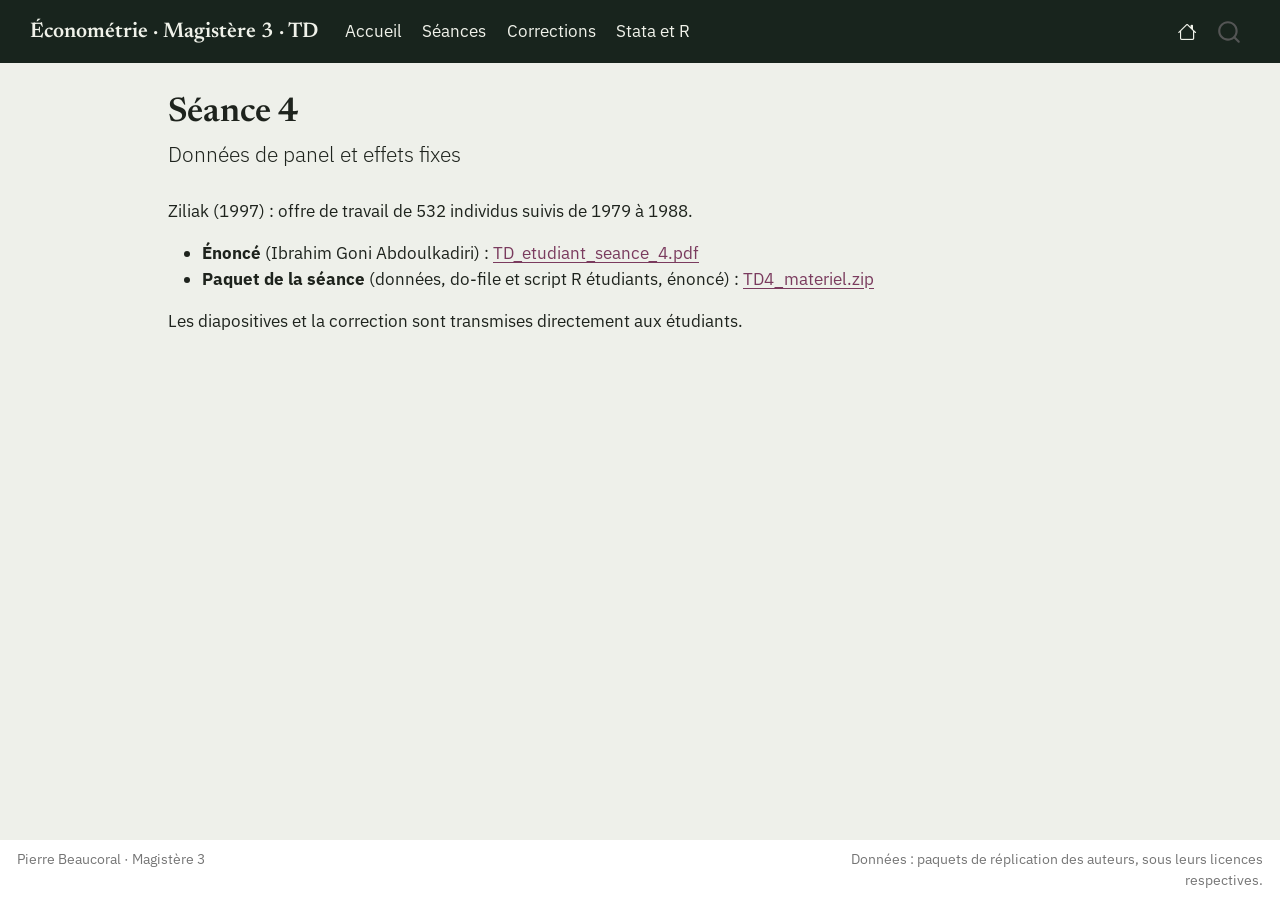
<file: seances/s4.html>
<!DOCTYPE html>
<html xmlns="http://www.w3.org/1999/xhtml" lang="fr" xml:lang="fr"><head>

<meta charset="utf-8">
<meta name="generator" content="quarto-1.9.37">

<meta name="viewport" content="width=device-width, initial-scale=1.0, user-scalable=yes">


<title>Séance 4 – Économétrie · Magistère 3 · TD</title>
<style>
/* Default styles provided by pandoc.
** See https://pandoc.org/MANUAL.html#variables-for-html for config info.
*/
code{white-space: pre-wrap;}
span.smallcaps{font-variant: small-caps;}
div.columns{display: flex; gap: min(4vw, 1.5em);}
div.column{flex: auto; overflow-x: auto;}
div.hanging-indent{margin-left: 1.5em; text-indent: -1.5em;}
ul.task-list{list-style: none;}
ul.task-list li input[type="checkbox"] {
  width: 0.8em;
  margin: 0 0.8em 0.2em -1em; /* quarto-specific, see https://github.com/quarto-dev/quarto-cli/issues/4556 */ 
  vertical-align: middle;
}
</style>


<script src="../site_libs/quarto-nav/quarto-nav.js"></script>
<script src="../site_libs/quarto-nav/headroom.min.js"></script>
<script src="../site_libs/clipboard/clipboard.min.js"></script>
<script src="../site_libs/quarto-search/autocomplete.umd.js"></script>
<script src="../site_libs/quarto-search/fuse.min.js"></script>
<script src="../site_libs/quarto-search/quarto-search.js"></script>
<meta name="quarto:offset" content="../">
<script src="../site_libs/quarto-html/quarto.js" type="module"></script>
<script src="../site_libs/quarto-html/tabsets/tabsets.js" type="module"></script>
<script src="../site_libs/quarto-html/popper.min.js"></script>
<script src="../site_libs/quarto-html/tippy.umd.min.js"></script>
<script src="../site_libs/quarto-html/anchor.min.js"></script>
<link href="../site_libs/quarto-html/tippy.css" rel="stylesheet">
<link href="../site_libs/quarto-html/quarto-syntax-highlighting-7f8f88aac4f3542376d5c11b86a4c14d.css" rel="stylesheet" id="quarto-text-highlighting-styles">
<script src="../site_libs/bootstrap/bootstrap.min.js"></script>
<link href="../site_libs/bootstrap/bootstrap-icons.css" rel="stylesheet">
<link href="../site_libs/bootstrap/bootstrap-158031087360bce0ff56dc785ce39e06.min.css" rel="stylesheet" append-hash="true" id="quarto-bootstrap" data-mode="light">
<script id="quarto-search-options" type="application/json">{
  "location": "navbar",
  "copy-button": false,
  "collapse-after": 3,
  "panel-placement": "end",
  "type": "overlay",
  "limit": 50,
  "keyboard-shortcut": [
    "f",
    "/",
    "s"
  ],
  "show-item-context": false,
  "language": {
    "search-no-results-text": "Pas de résultats",
    "search-matching-documents-text": "documents trouvés",
    "search-copy-link-title": "Copier le lien vers la recherche",
    "search-hide-matches-text": "Cacher les correspondances additionnelles",
    "search-more-match-text": "correspondance de plus dans ce document",
    "search-more-matches-text": "correspondances de plus dans ce document",
    "search-clear-button-title": "Effacer",
    "search-text-placeholder": "",
    "search-detached-cancel-button-title": "Annuler",
    "search-submit-button-title": "Envoyer",
    "search-label": "Recherche"
  }
}</script>


<link rel="stylesheet" href="../styles.css">
</head>

<body class="nav-fixed quarto-light">

<div id="quarto-search-results"></div>
  <header id="quarto-header" class="headroom fixed-top">
    <nav class="navbar navbar-expand-lg " data-bs-theme="dark">
      <div class="navbar-container container-fluid">
      <div class="navbar-brand-container mx-auto">
    <a class="navbar-brand" href="../index.html">
    <span class="navbar-title">Économétrie · Magistère 3 · TD</span>
    </a>
  </div>
            <div id="quarto-search" class="" title="Recherche"></div>
          <button class="navbar-toggler" type="button" data-bs-toggle="collapse" data-bs-target="#navbarCollapse" aria-controls="navbarCollapse" role="menu" aria-expanded="false" aria-label="Basculer la navigation" onclick="if (window.quartoToggleHeadroom) { window.quartoToggleHeadroom(); }">
  <span class="navbar-toggler-icon"></span>
</button>
          <div class="collapse navbar-collapse" id="navbarCollapse">
            <ul class="navbar-nav navbar-nav-scroll me-auto">
  <li class="nav-item">
    <a class="nav-link" href="../index.html"> 
<span class="menu-text">Accueil</span></a>
  </li>  
  <li class="nav-item">
    <a class="nav-link" href="../seances.html"> 
<span class="menu-text">Séances</span></a>
  </li>  
  <li class="nav-item">
    <a class="nav-link" href="../corrections.html"> 
<span class="menu-text">Corrections</span></a>
  </li>  
  <li class="nav-item">
    <a class="nav-link" href="../logiciels.html"> 
<span class="menu-text">Stata et R</span></a>
  </li>  
</ul>
            <ul class="navbar-nav navbar-nav-scroll ms-auto">
  <li class="nav-item compact">
    <a class="nav-link" href="https://pierrebeaucoral.github.io/"> <i class="bi bi-house" role="img" aria-label="Site personnel">
</i> 
<span class="menu-text"></span></a>
  </li>  
</ul>
          </div> <!-- /navcollapse -->
            <div class="quarto-navbar-tools">
</div>
      </div> <!-- /container-fluid -->
    </nav>
</header>
<!-- content -->
<div id="quarto-content" class="quarto-container page-columns page-rows-contents page-layout-article page-navbar">
<!-- sidebar -->
<!-- margin-sidebar -->
    <div id="quarto-margin-sidebar" class="sidebar margin-sidebar zindex-bottom">
        
    </div>
<!-- main -->
<main class="content" id="quarto-document-content">

<header id="title-block-header" class="quarto-title-block default">
<div class="quarto-title">
<h1 class="title">Séance 4</h1>
<p class="subtitle lead">Données de panel et effets fixes</p>
</div>



<div class="quarto-title-meta">

    
  
    
  </div>
  


</header>


<p>Ziliak (1997) : offre de travail de 532 individus suivis de 1979 à 1988.</p>
<ul>
<li><strong>Énoncé</strong> (Ibrahim Goni Abdoulkadiri) : <a href="../enonces/TD_etudiant_seance_4.pdf" target="_blank">TD_etudiant_seance_4.pdf</a></li>
<li><strong>Paquet de la séance</strong> (données, do-file et script R étudiants, énoncé) : <a href="https://pierrebeaucoral.github.io/econometrie-m2/telechargements/TD4_materiel.zip">TD4_materiel.zip</a></li>
</ul>
<p>Les diapositives et la correction sont transmises directement aux étudiants.</p>



</main> <!-- /main -->
<script id="quarto-html-after-body" type="application/javascript">
  window.document.addEventListener("DOMContentLoaded", function (event) {
    const icon = "";
    const anchorJS = new window.AnchorJS();
    anchorJS.options = {
      placement: 'right',
      icon: icon
    };
    anchorJS.add('.anchored');
    const isCodeAnnotation = (el) => {
      for (const clz of el.classList) {
        if (clz.startsWith('code-annotation-')) {                     
          return true;
        }
      }
      return false;
    }
    const onCopySuccess = function(e) {
      // button target
      const button = e.trigger;
      // don't keep focus
      button.blur();
      // flash "checked"
      button.classList.add('code-copy-button-checked');
      var currentTitle = button.getAttribute("title");
      button.setAttribute("title", "Copié");
      let tooltip;
      if (window.bootstrap) {
        button.setAttribute("data-bs-toggle", "tooltip");
        button.setAttribute("data-bs-placement", "left");
        button.setAttribute("data-bs-title", "Copié");
        tooltip = new bootstrap.Tooltip(button, 
          { trigger: "manual", 
            customClass: "code-copy-button-tooltip",
            offset: [0, -8]});
        tooltip.show();    
      }
      setTimeout(function() {
        if (tooltip) {
          tooltip.hide();
          button.removeAttribute("data-bs-title");
          button.removeAttribute("data-bs-toggle");
          button.removeAttribute("data-bs-placement");
        }
        button.setAttribute("title", currentTitle);
        button.classList.remove('code-copy-button-checked');
      }, 1000);
      // clear code selection
      e.clearSelection();
    }
    const getTextToCopy = function(trigger) {
      const outerScaffold = trigger.parentElement.cloneNode(true);
      const codeEl = outerScaffold.querySelector('code');
      for (const childEl of codeEl.children) {
        if (isCodeAnnotation(childEl)) {
          childEl.remove();
        }
      }
      return codeEl.innerText;
    }
    const clipboard = new window.ClipboardJS('.code-copy-button:not([data-in-quarto-modal])', {
      text: getTextToCopy
    });
    clipboard.on('success', onCopySuccess);
    if (window.document.getElementById('quarto-embedded-source-code-modal')) {
      const clipboardModal = new window.ClipboardJS('.code-copy-button[data-in-quarto-modal]', {
        text: getTextToCopy,
        container: window.document.getElementById('quarto-embedded-source-code-modal')
      });
      clipboardModal.on('success', onCopySuccess);
    }
      var localhostRegex = new RegExp(/^(?:http|https):\/\/localhost\:?[0-9]*\//);
      var mailtoRegex = new RegExp(/^mailto:/);
        var filterRegex = new RegExp("https:\/\/pierrebeaucoral\.github\.io\/econometrie-m2\/");
      var isInternal = (href) => {
          return filterRegex.test(href) || localhostRegex.test(href) || mailtoRegex.test(href);
      }
      // Inspect non-navigation links and adorn them if external
     var links = window.document.querySelectorAll('a[href]:not(.nav-link):not(.navbar-brand):not(.toc-action):not(.sidebar-link):not(.sidebar-item-toggle):not(.pagination-link):not(.no-external):not([aria-hidden]):not(.dropdown-item):not(.quarto-navigation-tool):not(.about-link)');
      for (var i=0; i<links.length; i++) {
        const link = links[i];
        if (!isInternal(link.href)) {
          // undo the damage that might have been done by quarto-nav.js in the case of
          // links that we want to consider external
          if (link.dataset.originalHref !== undefined) {
            link.href = link.dataset.originalHref;
          }
        }
      }
    function tippyHover(el, contentFn, onTriggerFn, onUntriggerFn) {
      const config = {
        allowHTML: true,
        maxWidth: 500,
        delay: 100,
        arrow: false,
        appendTo: function(el) {
            return el.parentElement;
        },
        interactive: true,
        interactiveBorder: 10,
        theme: 'quarto',
        placement: 'bottom-start',
      };
      if (contentFn) {
        config.content = contentFn;
      }
      if (onTriggerFn) {
        config.onTrigger = onTriggerFn;
      }
      if (onUntriggerFn) {
        config.onUntrigger = onUntriggerFn;
      }
      window.tippy(el, config); 
    }
    const noterefs = window.document.querySelectorAll('a[role="doc-noteref"]');
    for (var i=0; i<noterefs.length; i++) {
      const ref = noterefs[i];
      tippyHover(ref, function() {
        // use id or data attribute instead here
        let href = ref.getAttribute('data-footnote-href') || ref.getAttribute('href');
        try { href = new URL(href).hash; } catch {}
        const id = href.replace(/^#\/?/, "");
        const note = window.document.getElementById(id);
        if (note) {
          return note.innerHTML;
        } else {
          return "";
        }
      });
    }
    const xrefs = window.document.querySelectorAll('a.quarto-xref');
    const processXRef = (id, note) => {
      // Strip column container classes
      const stripColumnClz = (el) => {
        el.classList.remove("page-full", "page-columns");
        if (el.children) {
          for (const child of el.children) {
            stripColumnClz(child);
          }
        }
      }
      stripColumnClz(note)
      if (id === null || id.startsWith('sec-')) {
        // Special case sections, only their first couple elements
        const container = document.createElement("div");
        if (note.children && note.children.length > 2) {
          container.appendChild(note.children[0].cloneNode(true));
          for (let i = 1; i < note.children.length; i++) {
            const child = note.children[i];
            if (child.tagName === "P" && child.innerText === "") {
              continue;
            } else {
              container.appendChild(child.cloneNode(true));
              break;
            }
          }
          if (window.Quarto?.typesetMath) {
            window.Quarto.typesetMath(container);
          }
          return container.innerHTML
        } else {
          if (window.Quarto?.typesetMath) {
            window.Quarto.typesetMath(note);
          }
          return note.innerHTML;
        }
      } else {
        // Remove any anchor links if they are present
        const anchorLink = note.querySelector('a.anchorjs-link');
        if (anchorLink) {
          anchorLink.remove();
        }
        if (window.Quarto?.typesetMath) {
          window.Quarto.typesetMath(note);
        }
        if (note.classList.contains("callout")) {
          return note.outerHTML;
        } else {
          return note.innerHTML;
        }
      }
    }
    for (var i=0; i<xrefs.length; i++) {
      const xref = xrefs[i];
      tippyHover(xref, undefined, function(instance) {
        instance.disable();
        let url = xref.getAttribute('href');
        let hash = undefined; 
        if (url.startsWith('#')) {
          hash = url;
        } else {
          try { hash = new URL(url).hash; } catch {}
        }
        if (hash) {
          const id = hash.replace(/^#\/?/, "");
          const note = window.document.getElementById(id);
          if (note !== null) {
            try {
              const html = processXRef(id, note.cloneNode(true));
              instance.setContent(html);
            } finally {
              instance.enable();
              instance.show();
            }
          } else {
            // See if we can fetch this
            fetch(url.split('#')[0])
            .then(res => res.text())
            .then(html => {
              const parser = new DOMParser();
              const htmlDoc = parser.parseFromString(html, "text/html");
              const note = htmlDoc.getElementById(id);
              if (note !== null) {
                const html = processXRef(id, note);
                instance.setContent(html);
              } 
            }).finally(() => {
              instance.enable();
              instance.show();
            });
          }
        } else {
          // See if we can fetch a full url (with no hash to target)
          // This is a special case and we should probably do some content thinning / targeting
          fetch(url)
          .then(res => res.text())
          .then(html => {
            const parser = new DOMParser();
            const htmlDoc = parser.parseFromString(html, "text/html");
            const note = htmlDoc.querySelector('main.content');
            if (note !== null) {
              // This should only happen for chapter cross references
              // (since there is no id in the URL)
              // remove the first header
              if (note.children.length > 0 && note.children[0].tagName === "HEADER") {
                note.children[0].remove();
              }
              const html = processXRef(null, note);
              instance.setContent(html);
            } 
          }).finally(() => {
            instance.enable();
            instance.show();
          });
        }
      }, function(instance) {
      });
    }
        let selectedAnnoteEl;
        const selectorForAnnotation = ( cell, annotation) => {
          let cellAttr = 'data-code-cell="' + cell + '"';
          let lineAttr = 'data-code-annotation="' +  annotation + '"';
          const selector = 'span[' + cellAttr + '][' + lineAttr + ']';
          return selector;
        }
        const selectCodeLines = (annoteEl) => {
          const doc = window.document;
          const targetCell = annoteEl.getAttribute("data-target-cell");
          const targetAnnotation = annoteEl.getAttribute("data-target-annotation");
          const annoteSpan = window.document.querySelector(selectorForAnnotation(targetCell, targetAnnotation));
          const lines = annoteSpan.getAttribute("data-code-lines").split(",");
          const lineIds = lines.map((line) => {
            return targetCell + "-" + line;
          })
          let top = null;
          let height = null;
          let parent = null;
          if (lineIds.length > 0) {
              //compute the position of the single el (top and bottom and make a div)
              const el = window.document.getElementById(lineIds[0]);
              top = el.offsetTop;
              height = el.offsetHeight;
              parent = el.parentElement.parentElement;
            if (lineIds.length > 1) {
              const lastEl = window.document.getElementById(lineIds[lineIds.length - 1]);
              const bottom = lastEl.offsetTop + lastEl.offsetHeight;
              height = bottom - top;
            }
            if (top !== null && height !== null && parent !== null) {
              // cook up a div (if necessary) and position it 
              let div = window.document.getElementById("code-annotation-line-highlight");
              if (div === null) {
                div = window.document.createElement("div");
                div.setAttribute("id", "code-annotation-line-highlight");
                div.style.position = 'absolute';
                parent.appendChild(div);
              }
              div.style.top = top - 2 + "px";
              div.style.height = height + 4 + "px";
              div.style.left = 0;
              let gutterDiv = window.document.getElementById("code-annotation-line-highlight-gutter");
              if (gutterDiv === null) {
                gutterDiv = window.document.createElement("div");
                gutterDiv.setAttribute("id", "code-annotation-line-highlight-gutter");
                gutterDiv.style.position = 'absolute';
                const codeCell = window.document.getElementById(targetCell);
                const gutter = codeCell.querySelector('.code-annotation-gutter');
                gutter.appendChild(gutterDiv);
              }
              gutterDiv.style.top = top - 2 + "px";
              gutterDiv.style.height = height + 4 + "px";
            }
            selectedAnnoteEl = annoteEl;
          }
        };
        const unselectCodeLines = () => {
          const elementsIds = ["code-annotation-line-highlight", "code-annotation-line-highlight-gutter"];
          elementsIds.forEach((elId) => {
            const div = window.document.getElementById(elId);
            if (div) {
              div.remove();
            }
          });
          selectedAnnoteEl = undefined;
        };
          // Handle positioning of the toggle
      window.addEventListener(
        "resize",
        throttle(() => {
          elRect = undefined;
          if (selectedAnnoteEl) {
            selectCodeLines(selectedAnnoteEl);
          }
        }, 10)
      );
      function throttle(fn, ms) {
      let throttle = false;
      let timer;
        return (...args) => {
          if(!throttle) { // first call gets through
              fn.apply(this, args);
              throttle = true;
          } else { // all the others get throttled
              if(timer) clearTimeout(timer); // cancel #2
              timer = setTimeout(() => {
                fn.apply(this, args);
                timer = throttle = false;
              }, ms);
          }
        };
      }
        // Attach click handler to the DT
        const annoteDls = window.document.querySelectorAll('dt[data-target-cell]');
        for (const annoteDlNode of annoteDls) {
          annoteDlNode.addEventListener('click', (event) => {
            const clickedEl = event.target;
            if (clickedEl !== selectedAnnoteEl) {
              unselectCodeLines();
              const activeEl = window.document.querySelector('dt[data-target-cell].code-annotation-active');
              if (activeEl) {
                activeEl.classList.remove('code-annotation-active');
              }
              selectCodeLines(clickedEl);
              clickedEl.classList.add('code-annotation-active');
            } else {
              // Unselect the line
              unselectCodeLines();
              clickedEl.classList.remove('code-annotation-active');
            }
          });
        }
    const findCites = (el) => {
      const parentEl = el.parentElement;
      if (parentEl) {
        const cites = parentEl.dataset.cites;
        if (cites) {
          return {
            el,
            cites: cites.split(' ')
          };
        } else {
          return findCites(el.parentElement)
        }
      } else {
        return undefined;
      }
    };
    var bibliorefs = window.document.querySelectorAll('a[role="doc-biblioref"]');
    for (var i=0; i<bibliorefs.length; i++) {
      const ref = bibliorefs[i];
      const citeInfo = findCites(ref);
      if (citeInfo) {
        tippyHover(citeInfo.el, function() {
          var popup = window.document.createElement('div');
          citeInfo.cites.forEach(function(cite) {
            var citeDiv = window.document.createElement('div');
            citeDiv.classList.add('hanging-indent');
            citeDiv.classList.add('csl-entry');
            var biblioDiv = window.document.getElementById('ref-' + cite);
            if (biblioDiv) {
              citeDiv.innerHTML = biblioDiv.innerHTML;
            }
            popup.appendChild(citeDiv);
          });
          return popup.innerHTML;
        });
      }
    }
  });
  </script>
</div> <!-- /content -->
<footer class="footer">
  <div class="nav-footer">
    <div class="nav-footer-left">
<p>Pierre Beaucoral · Magistère 3</p>
</div>   
    <div class="nav-footer-center">
      &nbsp;
    </div>
    <div class="nav-footer-right">
<p>Données : paquets de réplication des auteurs, sous leurs licences respectives.</p>
</div>
  </div>
</footer>




</body></html>
</file>
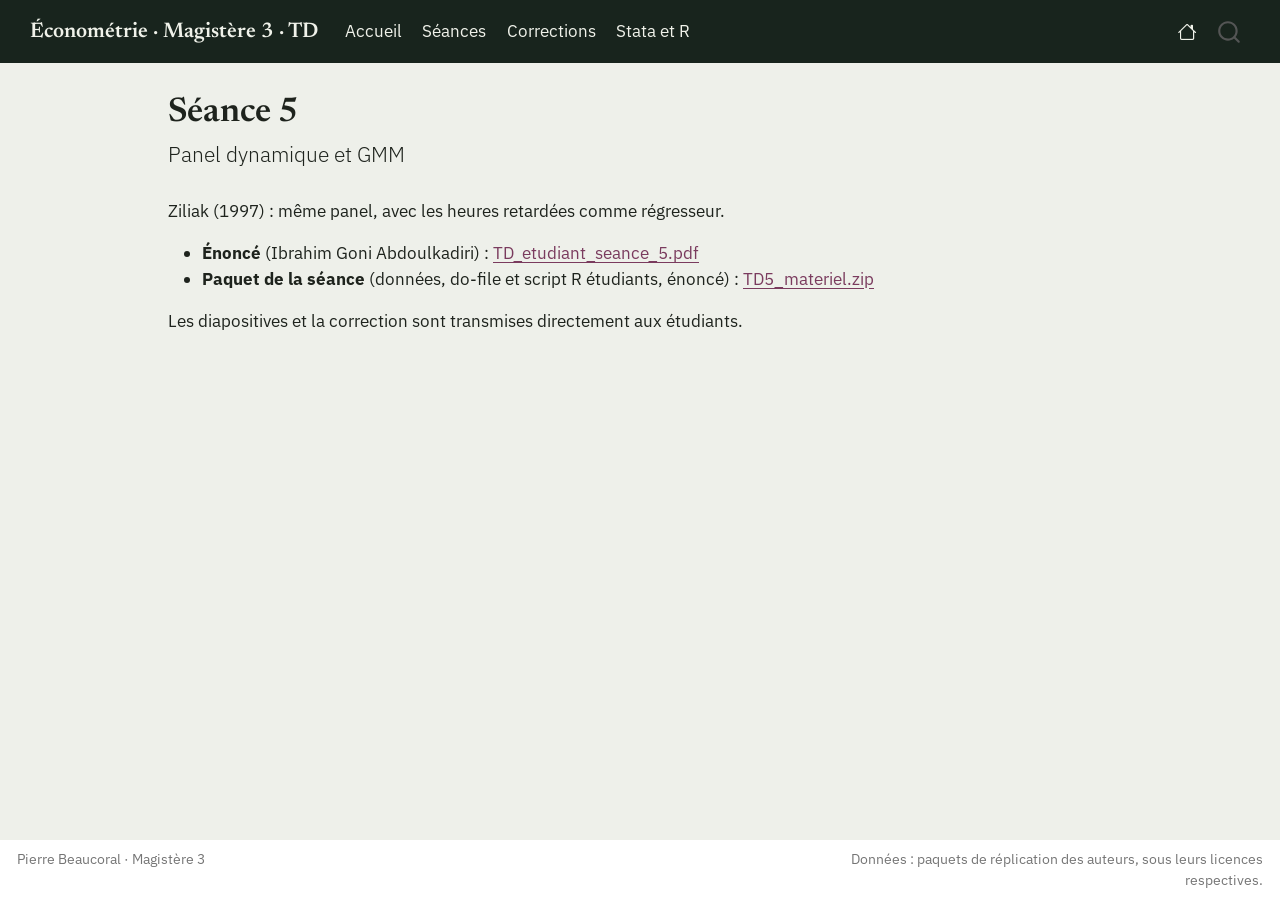
<file: seances/s5.html>
<!DOCTYPE html>
<html xmlns="http://www.w3.org/1999/xhtml" lang="fr" xml:lang="fr"><head>

<meta charset="utf-8">
<meta name="generator" content="quarto-1.9.37">

<meta name="viewport" content="width=device-width, initial-scale=1.0, user-scalable=yes">


<title>Séance 5 – Économétrie · Magistère 3 · TD</title>
<style>
/* Default styles provided by pandoc.
** See https://pandoc.org/MANUAL.html#variables-for-html for config info.
*/
code{white-space: pre-wrap;}
span.smallcaps{font-variant: small-caps;}
div.columns{display: flex; gap: min(4vw, 1.5em);}
div.column{flex: auto; overflow-x: auto;}
div.hanging-indent{margin-left: 1.5em; text-indent: -1.5em;}
ul.task-list{list-style: none;}
ul.task-list li input[type="checkbox"] {
  width: 0.8em;
  margin: 0 0.8em 0.2em -1em; /* quarto-specific, see https://github.com/quarto-dev/quarto-cli/issues/4556 */ 
  vertical-align: middle;
}
</style>


<script src="../site_libs/quarto-nav/quarto-nav.js"></script>
<script src="../site_libs/quarto-nav/headroom.min.js"></script>
<script src="../site_libs/clipboard/clipboard.min.js"></script>
<script src="../site_libs/quarto-search/autocomplete.umd.js"></script>
<script src="../site_libs/quarto-search/fuse.min.js"></script>
<script src="../site_libs/quarto-search/quarto-search.js"></script>
<meta name="quarto:offset" content="../">
<script src="../site_libs/quarto-html/quarto.js" type="module"></script>
<script src="../site_libs/quarto-html/tabsets/tabsets.js" type="module"></script>
<script src="../site_libs/quarto-html/popper.min.js"></script>
<script src="../site_libs/quarto-html/tippy.umd.min.js"></script>
<script src="../site_libs/quarto-html/anchor.min.js"></script>
<link href="../site_libs/quarto-html/tippy.css" rel="stylesheet">
<link href="../site_libs/quarto-html/quarto-syntax-highlighting-7f8f88aac4f3542376d5c11b86a4c14d.css" rel="stylesheet" id="quarto-text-highlighting-styles">
<script src="../site_libs/bootstrap/bootstrap.min.js"></script>
<link href="../site_libs/bootstrap/bootstrap-icons.css" rel="stylesheet">
<link href="../site_libs/bootstrap/bootstrap-158031087360bce0ff56dc785ce39e06.min.css" rel="stylesheet" append-hash="true" id="quarto-bootstrap" data-mode="light">
<script id="quarto-search-options" type="application/json">{
  "location": "navbar",
  "copy-button": false,
  "collapse-after": 3,
  "panel-placement": "end",
  "type": "overlay",
  "limit": 50,
  "keyboard-shortcut": [
    "f",
    "/",
    "s"
  ],
  "show-item-context": false,
  "language": {
    "search-no-results-text": "Pas de résultats",
    "search-matching-documents-text": "documents trouvés",
    "search-copy-link-title": "Copier le lien vers la recherche",
    "search-hide-matches-text": "Cacher les correspondances additionnelles",
    "search-more-match-text": "correspondance de plus dans ce document",
    "search-more-matches-text": "correspondances de plus dans ce document",
    "search-clear-button-title": "Effacer",
    "search-text-placeholder": "",
    "search-detached-cancel-button-title": "Annuler",
    "search-submit-button-title": "Envoyer",
    "search-label": "Recherche"
  }
}</script>


<link rel="stylesheet" href="../styles.css">
</head>

<body class="nav-fixed quarto-light">

<div id="quarto-search-results"></div>
  <header id="quarto-header" class="headroom fixed-top">
    <nav class="navbar navbar-expand-lg " data-bs-theme="dark">
      <div class="navbar-container container-fluid">
      <div class="navbar-brand-container mx-auto">
    <a class="navbar-brand" href="../index.html">
    <span class="navbar-title">Économétrie · Magistère 3 · TD</span>
    </a>
  </div>
            <div id="quarto-search" class="" title="Recherche"></div>
          <button class="navbar-toggler" type="button" data-bs-toggle="collapse" data-bs-target="#navbarCollapse" aria-controls="navbarCollapse" role="menu" aria-expanded="false" aria-label="Basculer la navigation" onclick="if (window.quartoToggleHeadroom) { window.quartoToggleHeadroom(); }">
  <span class="navbar-toggler-icon"></span>
</button>
          <div class="collapse navbar-collapse" id="navbarCollapse">
            <ul class="navbar-nav navbar-nav-scroll me-auto">
  <li class="nav-item">
    <a class="nav-link" href="../index.html"> 
<span class="menu-text">Accueil</span></a>
  </li>  
  <li class="nav-item">
    <a class="nav-link" href="../seances.html"> 
<span class="menu-text">Séances</span></a>
  </li>  
  <li class="nav-item">
    <a class="nav-link" href="../corrections.html"> 
<span class="menu-text">Corrections</span></a>
  </li>  
  <li class="nav-item">
    <a class="nav-link" href="../logiciels.html"> 
<span class="menu-text">Stata et R</span></a>
  </li>  
</ul>
            <ul class="navbar-nav navbar-nav-scroll ms-auto">
  <li class="nav-item compact">
    <a class="nav-link" href="https://pierrebeaucoral.github.io/"> <i class="bi bi-house" role="img" aria-label="Site personnel">
</i> 
<span class="menu-text"></span></a>
  </li>  
</ul>
          </div> <!-- /navcollapse -->
            <div class="quarto-navbar-tools">
</div>
      </div> <!-- /container-fluid -->
    </nav>
</header>
<!-- content -->
<div id="quarto-content" class="quarto-container page-columns page-rows-contents page-layout-article page-navbar">
<!-- sidebar -->
<!-- margin-sidebar -->
    <div id="quarto-margin-sidebar" class="sidebar margin-sidebar zindex-bottom">
        
    </div>
<!-- main -->
<main class="content" id="quarto-document-content">

<header id="title-block-header" class="quarto-title-block default">
<div class="quarto-title">
<h1 class="title">Séance 5</h1>
<p class="subtitle lead">Panel dynamique et GMM</p>
</div>



<div class="quarto-title-meta">

    
  
    
  </div>
  


</header>


<p>Ziliak (1997) : même panel, avec les heures retardées comme régresseur.</p>
<ul>
<li><strong>Énoncé</strong> (Ibrahim Goni Abdoulkadiri) : <a href="../enonces/TD_etudiant_seance_5.pdf" target="_blank">TD_etudiant_seance_5.pdf</a></li>
<li><strong>Paquet de la séance</strong> (données, do-file et script R étudiants, énoncé) : <a href="https://pierrebeaucoral.github.io/econometrie-m2/telechargements/TD5_materiel.zip">TD5_materiel.zip</a></li>
</ul>
<p>Les diapositives et la correction sont transmises directement aux étudiants.</p>



</main> <!-- /main -->
<script id="quarto-html-after-body" type="application/javascript">
  window.document.addEventListener("DOMContentLoaded", function (event) {
    const icon = "";
    const anchorJS = new window.AnchorJS();
    anchorJS.options = {
      placement: 'right',
      icon: icon
    };
    anchorJS.add('.anchored');
    const isCodeAnnotation = (el) => {
      for (const clz of el.classList) {
        if (clz.startsWith('code-annotation-')) {                     
          return true;
        }
      }
      return false;
    }
    const onCopySuccess = function(e) {
      // button target
      const button = e.trigger;
      // don't keep focus
      button.blur();
      // flash "checked"
      button.classList.add('code-copy-button-checked');
      var currentTitle = button.getAttribute("title");
      button.setAttribute("title", "Copié");
      let tooltip;
      if (window.bootstrap) {
        button.setAttribute("data-bs-toggle", "tooltip");
        button.setAttribute("data-bs-placement", "left");
        button.setAttribute("data-bs-title", "Copié");
        tooltip = new bootstrap.Tooltip(button, 
          { trigger: "manual", 
            customClass: "code-copy-button-tooltip",
            offset: [0, -8]});
        tooltip.show();    
      }
      setTimeout(function() {
        if (tooltip) {
          tooltip.hide();
          button.removeAttribute("data-bs-title");
          button.removeAttribute("data-bs-toggle");
          button.removeAttribute("data-bs-placement");
        }
        button.setAttribute("title", currentTitle);
        button.classList.remove('code-copy-button-checked');
      }, 1000);
      // clear code selection
      e.clearSelection();
    }
    const getTextToCopy = function(trigger) {
      const outerScaffold = trigger.parentElement.cloneNode(true);
      const codeEl = outerScaffold.querySelector('code');
      for (const childEl of codeEl.children) {
        if (isCodeAnnotation(childEl)) {
          childEl.remove();
        }
      }
      return codeEl.innerText;
    }
    const clipboard = new window.ClipboardJS('.code-copy-button:not([data-in-quarto-modal])', {
      text: getTextToCopy
    });
    clipboard.on('success', onCopySuccess);
    if (window.document.getElementById('quarto-embedded-source-code-modal')) {
      const clipboardModal = new window.ClipboardJS('.code-copy-button[data-in-quarto-modal]', {
        text: getTextToCopy,
        container: window.document.getElementById('quarto-embedded-source-code-modal')
      });
      clipboardModal.on('success', onCopySuccess);
    }
      var localhostRegex = new RegExp(/^(?:http|https):\/\/localhost\:?[0-9]*\//);
      var mailtoRegex = new RegExp(/^mailto:/);
        var filterRegex = new RegExp("https:\/\/pierrebeaucoral\.github\.io\/econometrie-m2\/");
      var isInternal = (href) => {
          return filterRegex.test(href) || localhostRegex.test(href) || mailtoRegex.test(href);
      }
      // Inspect non-navigation links and adorn them if external
     var links = window.document.querySelectorAll('a[href]:not(.nav-link):not(.navbar-brand):not(.toc-action):not(.sidebar-link):not(.sidebar-item-toggle):not(.pagination-link):not(.no-external):not([aria-hidden]):not(.dropdown-item):not(.quarto-navigation-tool):not(.about-link)');
      for (var i=0; i<links.length; i++) {
        const link = links[i];
        if (!isInternal(link.href)) {
          // undo the damage that might have been done by quarto-nav.js in the case of
          // links that we want to consider external
          if (link.dataset.originalHref !== undefined) {
            link.href = link.dataset.originalHref;
          }
        }
      }
    function tippyHover(el, contentFn, onTriggerFn, onUntriggerFn) {
      const config = {
        allowHTML: true,
        maxWidth: 500,
        delay: 100,
        arrow: false,
        appendTo: function(el) {
            return el.parentElement;
        },
        interactive: true,
        interactiveBorder: 10,
        theme: 'quarto',
        placement: 'bottom-start',
      };
      if (contentFn) {
        config.content = contentFn;
      }
      if (onTriggerFn) {
        config.onTrigger = onTriggerFn;
      }
      if (onUntriggerFn) {
        config.onUntrigger = onUntriggerFn;
      }
      window.tippy(el, config); 
    }
    const noterefs = window.document.querySelectorAll('a[role="doc-noteref"]');
    for (var i=0; i<noterefs.length; i++) {
      const ref = noterefs[i];
      tippyHover(ref, function() {
        // use id or data attribute instead here
        let href = ref.getAttribute('data-footnote-href') || ref.getAttribute('href');
        try { href = new URL(href).hash; } catch {}
        const id = href.replace(/^#\/?/, "");
        const note = window.document.getElementById(id);
        if (note) {
          return note.innerHTML;
        } else {
          return "";
        }
      });
    }
    const xrefs = window.document.querySelectorAll('a.quarto-xref');
    const processXRef = (id, note) => {
      // Strip column container classes
      const stripColumnClz = (el) => {
        el.classList.remove("page-full", "page-columns");
        if (el.children) {
          for (const child of el.children) {
            stripColumnClz(child);
          }
        }
      }
      stripColumnClz(note)
      if (id === null || id.startsWith('sec-')) {
        // Special case sections, only their first couple elements
        const container = document.createElement("div");
        if (note.children && note.children.length > 2) {
          container.appendChild(note.children[0].cloneNode(true));
          for (let i = 1; i < note.children.length; i++) {
            const child = note.children[i];
            if (child.tagName === "P" && child.innerText === "") {
              continue;
            } else {
              container.appendChild(child.cloneNode(true));
              break;
            }
          }
          if (window.Quarto?.typesetMath) {
            window.Quarto.typesetMath(container);
          }
          return container.innerHTML
        } else {
          if (window.Quarto?.typesetMath) {
            window.Quarto.typesetMath(note);
          }
          return note.innerHTML;
        }
      } else {
        // Remove any anchor links if they are present
        const anchorLink = note.querySelector('a.anchorjs-link');
        if (anchorLink) {
          anchorLink.remove();
        }
        if (window.Quarto?.typesetMath) {
          window.Quarto.typesetMath(note);
        }
        if (note.classList.contains("callout")) {
          return note.outerHTML;
        } else {
          return note.innerHTML;
        }
      }
    }
    for (var i=0; i<xrefs.length; i++) {
      const xref = xrefs[i];
      tippyHover(xref, undefined, function(instance) {
        instance.disable();
        let url = xref.getAttribute('href');
        let hash = undefined; 
        if (url.startsWith('#')) {
          hash = url;
        } else {
          try { hash = new URL(url).hash; } catch {}
        }
        if (hash) {
          const id = hash.replace(/^#\/?/, "");
          const note = window.document.getElementById(id);
          if (note !== null) {
            try {
              const html = processXRef(id, note.cloneNode(true));
              instance.setContent(html);
            } finally {
              instance.enable();
              instance.show();
            }
          } else {
            // See if we can fetch this
            fetch(url.split('#')[0])
            .then(res => res.text())
            .then(html => {
              const parser = new DOMParser();
              const htmlDoc = parser.parseFromString(html, "text/html");
              const note = htmlDoc.getElementById(id);
              if (note !== null) {
                const html = processXRef(id, note);
                instance.setContent(html);
              } 
            }).finally(() => {
              instance.enable();
              instance.show();
            });
          }
        } else {
          // See if we can fetch a full url (with no hash to target)
          // This is a special case and we should probably do some content thinning / targeting
          fetch(url)
          .then(res => res.text())
          .then(html => {
            const parser = new DOMParser();
            const htmlDoc = parser.parseFromString(html, "text/html");
            const note = htmlDoc.querySelector('main.content');
            if (note !== null) {
              // This should only happen for chapter cross references
              // (since there is no id in the URL)
              // remove the first header
              if (note.children.length > 0 && note.children[0].tagName === "HEADER") {
                note.children[0].remove();
              }
              const html = processXRef(null, note);
              instance.setContent(html);
            } 
          }).finally(() => {
            instance.enable();
            instance.show();
          });
        }
      }, function(instance) {
      });
    }
        let selectedAnnoteEl;
        const selectorForAnnotation = ( cell, annotation) => {
          let cellAttr = 'data-code-cell="' + cell + '"';
          let lineAttr = 'data-code-annotation="' +  annotation + '"';
          const selector = 'span[' + cellAttr + '][' + lineAttr + ']';
          return selector;
        }
        const selectCodeLines = (annoteEl) => {
          const doc = window.document;
          const targetCell = annoteEl.getAttribute("data-target-cell");
          const targetAnnotation = annoteEl.getAttribute("data-target-annotation");
          const annoteSpan = window.document.querySelector(selectorForAnnotation(targetCell, targetAnnotation));
          const lines = annoteSpan.getAttribute("data-code-lines").split(",");
          const lineIds = lines.map((line) => {
            return targetCell + "-" + line;
          })
          let top = null;
          let height = null;
          let parent = null;
          if (lineIds.length > 0) {
              //compute the position of the single el (top and bottom and make a div)
              const el = window.document.getElementById(lineIds[0]);
              top = el.offsetTop;
              height = el.offsetHeight;
              parent = el.parentElement.parentElement;
            if (lineIds.length > 1) {
              const lastEl = window.document.getElementById(lineIds[lineIds.length - 1]);
              const bottom = lastEl.offsetTop + lastEl.offsetHeight;
              height = bottom - top;
            }
            if (top !== null && height !== null && parent !== null) {
              // cook up a div (if necessary) and position it 
              let div = window.document.getElementById("code-annotation-line-highlight");
              if (div === null) {
                div = window.document.createElement("div");
                div.setAttribute("id", "code-annotation-line-highlight");
                div.style.position = 'absolute';
                parent.appendChild(div);
              }
              div.style.top = top - 2 + "px";
              div.style.height = height + 4 + "px";
              div.style.left = 0;
              let gutterDiv = window.document.getElementById("code-annotation-line-highlight-gutter");
              if (gutterDiv === null) {
                gutterDiv = window.document.createElement("div");
                gutterDiv.setAttribute("id", "code-annotation-line-highlight-gutter");
                gutterDiv.style.position = 'absolute';
                const codeCell = window.document.getElementById(targetCell);
                const gutter = codeCell.querySelector('.code-annotation-gutter');
                gutter.appendChild(gutterDiv);
              }
              gutterDiv.style.top = top - 2 + "px";
              gutterDiv.style.height = height + 4 + "px";
            }
            selectedAnnoteEl = annoteEl;
          }
        };
        const unselectCodeLines = () => {
          const elementsIds = ["code-annotation-line-highlight", "code-annotation-line-highlight-gutter"];
          elementsIds.forEach((elId) => {
            const div = window.document.getElementById(elId);
            if (div) {
              div.remove();
            }
          });
          selectedAnnoteEl = undefined;
        };
          // Handle positioning of the toggle
      window.addEventListener(
        "resize",
        throttle(() => {
          elRect = undefined;
          if (selectedAnnoteEl) {
            selectCodeLines(selectedAnnoteEl);
          }
        }, 10)
      );
      function throttle(fn, ms) {
      let throttle = false;
      let timer;
        return (...args) => {
          if(!throttle) { // first call gets through
              fn.apply(this, args);
              throttle = true;
          } else { // all the others get throttled
              if(timer) clearTimeout(timer); // cancel #2
              timer = setTimeout(() => {
                fn.apply(this, args);
                timer = throttle = false;
              }, ms);
          }
        };
      }
        // Attach click handler to the DT
        const annoteDls = window.document.querySelectorAll('dt[data-target-cell]');
        for (const annoteDlNode of annoteDls) {
          annoteDlNode.addEventListener('click', (event) => {
            const clickedEl = event.target;
            if (clickedEl !== selectedAnnoteEl) {
              unselectCodeLines();
              const activeEl = window.document.querySelector('dt[data-target-cell].code-annotation-active');
              if (activeEl) {
                activeEl.classList.remove('code-annotation-active');
              }
              selectCodeLines(clickedEl);
              clickedEl.classList.add('code-annotation-active');
            } else {
              // Unselect the line
              unselectCodeLines();
              clickedEl.classList.remove('code-annotation-active');
            }
          });
        }
    const findCites = (el) => {
      const parentEl = el.parentElement;
      if (parentEl) {
        const cites = parentEl.dataset.cites;
        if (cites) {
          return {
            el,
            cites: cites.split(' ')
          };
        } else {
          return findCites(el.parentElement)
        }
      } else {
        return undefined;
      }
    };
    var bibliorefs = window.document.querySelectorAll('a[role="doc-biblioref"]');
    for (var i=0; i<bibliorefs.length; i++) {
      const ref = bibliorefs[i];
      const citeInfo = findCites(ref);
      if (citeInfo) {
        tippyHover(citeInfo.el, function() {
          var popup = window.document.createElement('div');
          citeInfo.cites.forEach(function(cite) {
            var citeDiv = window.document.createElement('div');
            citeDiv.classList.add('hanging-indent');
            citeDiv.classList.add('csl-entry');
            var biblioDiv = window.document.getElementById('ref-' + cite);
            if (biblioDiv) {
              citeDiv.innerHTML = biblioDiv.innerHTML;
            }
            popup.appendChild(citeDiv);
          });
          return popup.innerHTML;
        });
      }
    }
  });
  </script>
</div> <!-- /content -->
<footer class="footer">
  <div class="nav-footer">
    <div class="nav-footer-left">
<p>Pierre Beaucoral · Magistère 3</p>
</div>   
    <div class="nav-footer-center">
      &nbsp;
    </div>
    <div class="nav-footer-right">
<p>Données : paquets de réplication des auteurs, sous leurs licences respectives.</p>
</div>
  </div>
</footer>




</body></html>
</file>
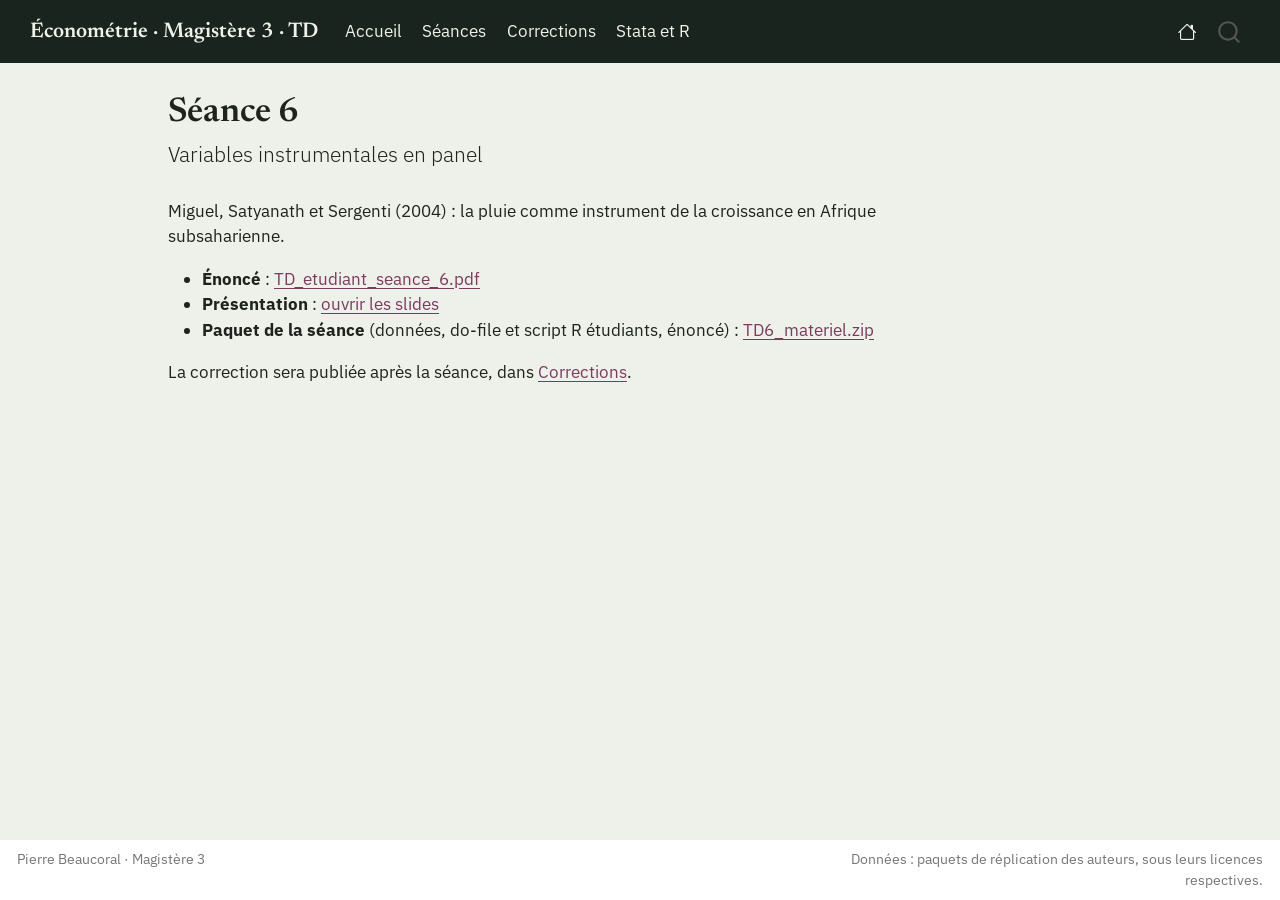
<file: seances/s6.html>
<!DOCTYPE html>
<html xmlns="http://www.w3.org/1999/xhtml" lang="fr" xml:lang="fr"><head>

<meta charset="utf-8">
<meta name="generator" content="quarto-1.9.37">

<meta name="viewport" content="width=device-width, initial-scale=1.0, user-scalable=yes">


<title>Séance 6 – Économétrie · Magistère 3 · TD</title>
<style>
/* Default styles provided by pandoc.
** See https://pandoc.org/MANUAL.html#variables-for-html for config info.
*/
code{white-space: pre-wrap;}
span.smallcaps{font-variant: small-caps;}
div.columns{display: flex; gap: min(4vw, 1.5em);}
div.column{flex: auto; overflow-x: auto;}
div.hanging-indent{margin-left: 1.5em; text-indent: -1.5em;}
ul.task-list{list-style: none;}
ul.task-list li input[type="checkbox"] {
  width: 0.8em;
  margin: 0 0.8em 0.2em -1em; /* quarto-specific, see https://github.com/quarto-dev/quarto-cli/issues/4556 */ 
  vertical-align: middle;
}
</style>


<script src="../site_libs/quarto-nav/quarto-nav.js"></script>
<script src="../site_libs/quarto-nav/headroom.min.js"></script>
<script src="../site_libs/clipboard/clipboard.min.js"></script>
<script src="../site_libs/quarto-search/autocomplete.umd.js"></script>
<script src="../site_libs/quarto-search/fuse.min.js"></script>
<script src="../site_libs/quarto-search/quarto-search.js"></script>
<meta name="quarto:offset" content="../">
<script src="../site_libs/quarto-html/quarto.js" type="module"></script>
<script src="../site_libs/quarto-html/tabsets/tabsets.js" type="module"></script>
<script src="../site_libs/quarto-html/popper.min.js"></script>
<script src="../site_libs/quarto-html/tippy.umd.min.js"></script>
<script src="../site_libs/quarto-html/anchor.min.js"></script>
<link href="../site_libs/quarto-html/tippy.css" rel="stylesheet">
<link href="../site_libs/quarto-html/quarto-syntax-highlighting-7f8f88aac4f3542376d5c11b86a4c14d.css" rel="stylesheet" id="quarto-text-highlighting-styles">
<script src="../site_libs/bootstrap/bootstrap.min.js"></script>
<link href="../site_libs/bootstrap/bootstrap-icons.css" rel="stylesheet">
<link href="../site_libs/bootstrap/bootstrap-158031087360bce0ff56dc785ce39e06.min.css" rel="stylesheet" append-hash="true" id="quarto-bootstrap" data-mode="light">
<script id="quarto-search-options" type="application/json">{
  "location": "navbar",
  "copy-button": false,
  "collapse-after": 3,
  "panel-placement": "end",
  "type": "overlay",
  "limit": 50,
  "keyboard-shortcut": [
    "f",
    "/",
    "s"
  ],
  "show-item-context": false,
  "language": {
    "search-no-results-text": "Pas de résultats",
    "search-matching-documents-text": "documents trouvés",
    "search-copy-link-title": "Copier le lien vers la recherche",
    "search-hide-matches-text": "Cacher les correspondances additionnelles",
    "search-more-match-text": "correspondance de plus dans ce document",
    "search-more-matches-text": "correspondances de plus dans ce document",
    "search-clear-button-title": "Effacer",
    "search-text-placeholder": "",
    "search-detached-cancel-button-title": "Annuler",
    "search-submit-button-title": "Envoyer",
    "search-label": "Recherche"
  }
}</script>


<link rel="stylesheet" href="../styles.css">
</head>

<body class="nav-fixed quarto-light">

<div id="quarto-search-results"></div>
  <header id="quarto-header" class="headroom fixed-top">
    <nav class="navbar navbar-expand-lg " data-bs-theme="dark">
      <div class="navbar-container container-fluid">
      <div class="navbar-brand-container mx-auto">
    <a class="navbar-brand" href="../index.html">
    <span class="navbar-title">Économétrie · Magistère 3 · TD</span>
    </a>
  </div>
            <div id="quarto-search" class="" title="Recherche"></div>
          <button class="navbar-toggler" type="button" data-bs-toggle="collapse" data-bs-target="#navbarCollapse" aria-controls="navbarCollapse" role="menu" aria-expanded="false" aria-label="Basculer la navigation" onclick="if (window.quartoToggleHeadroom) { window.quartoToggleHeadroom(); }">
  <span class="navbar-toggler-icon"></span>
</button>
          <div class="collapse navbar-collapse" id="navbarCollapse">
            <ul class="navbar-nav navbar-nav-scroll me-auto">
  <li class="nav-item">
    <a class="nav-link" href="../index.html"> 
<span class="menu-text">Accueil</span></a>
  </li>  
  <li class="nav-item">
    <a class="nav-link" href="../seances.html"> 
<span class="menu-text">Séances</span></a>
  </li>  
  <li class="nav-item">
    <a class="nav-link" href="../corrections.html"> 
<span class="menu-text">Corrections</span></a>
  </li>  
  <li class="nav-item">
    <a class="nav-link" href="../logiciels.html"> 
<span class="menu-text">Stata et R</span></a>
  </li>  
</ul>
            <ul class="navbar-nav navbar-nav-scroll ms-auto">
  <li class="nav-item compact">
    <a class="nav-link" href="https://pierrebeaucoral.github.io/"> <i class="bi bi-house" role="img" aria-label="Site personnel">
</i> 
<span class="menu-text"></span></a>
  </li>  
</ul>
          </div> <!-- /navcollapse -->
            <div class="quarto-navbar-tools">
</div>
      </div> <!-- /container-fluid -->
    </nav>
</header>
<!-- content -->
<div id="quarto-content" class="quarto-container page-columns page-rows-contents page-layout-article page-navbar">
<!-- sidebar -->
<!-- margin-sidebar -->
    <div id="quarto-margin-sidebar" class="sidebar margin-sidebar zindex-bottom">
        
    </div>
<!-- main -->
<main class="content" id="quarto-document-content">

<header id="title-block-header" class="quarto-title-block default">
<div class="quarto-title">
<h1 class="title">Séance 6</h1>
<p class="subtitle lead">Variables instrumentales en panel</p>
</div>



<div class="quarto-title-meta">

    
  
    
  </div>
  


</header>


<p>Miguel, Satyanath et Sergenti (2004) : la pluie comme instrument de la croissance en Afrique subsaharienne.</p>
<ul>
<li><strong>Énoncé</strong> : <a href="../enonces/TD_etudiant_seance_6.pdf" target="_blank">TD_etudiant_seance_6.pdf</a></li>
<li><strong>Présentation</strong> : <a href="../slides/TD6_slides.html" target="_blank">ouvrir les slides</a></li>
<li><strong>Paquet de la séance</strong> (données, do-file et script R étudiants, énoncé) : <a href="https://pierrebeaucoral.github.io/econometrie-m2/telechargements/TD6_materiel.zip">TD6_materiel.zip</a></li>
</ul>
<p>La correction sera publiée après la séance, dans <a href="../corrections.html">Corrections</a>.</p>



</main> <!-- /main -->
<script id="quarto-html-after-body" type="application/javascript">
  window.document.addEventListener("DOMContentLoaded", function (event) {
    const icon = "";
    const anchorJS = new window.AnchorJS();
    anchorJS.options = {
      placement: 'right',
      icon: icon
    };
    anchorJS.add('.anchored');
    const isCodeAnnotation = (el) => {
      for (const clz of el.classList) {
        if (clz.startsWith('code-annotation-')) {                     
          return true;
        }
      }
      return false;
    }
    const onCopySuccess = function(e) {
      // button target
      const button = e.trigger;
      // don't keep focus
      button.blur();
      // flash "checked"
      button.classList.add('code-copy-button-checked');
      var currentTitle = button.getAttribute("title");
      button.setAttribute("title", "Copié");
      let tooltip;
      if (window.bootstrap) {
        button.setAttribute("data-bs-toggle", "tooltip");
        button.setAttribute("data-bs-placement", "left");
        button.setAttribute("data-bs-title", "Copié");
        tooltip = new bootstrap.Tooltip(button, 
          { trigger: "manual", 
            customClass: "code-copy-button-tooltip",
            offset: [0, -8]});
        tooltip.show();    
      }
      setTimeout(function() {
        if (tooltip) {
          tooltip.hide();
          button.removeAttribute("data-bs-title");
          button.removeAttribute("data-bs-toggle");
          button.removeAttribute("data-bs-placement");
        }
        button.setAttribute("title", currentTitle);
        button.classList.remove('code-copy-button-checked');
      }, 1000);
      // clear code selection
      e.clearSelection();
    }
    const getTextToCopy = function(trigger) {
      const outerScaffold = trigger.parentElement.cloneNode(true);
      const codeEl = outerScaffold.querySelector('code');
      for (const childEl of codeEl.children) {
        if (isCodeAnnotation(childEl)) {
          childEl.remove();
        }
      }
      return codeEl.innerText;
    }
    const clipboard = new window.ClipboardJS('.code-copy-button:not([data-in-quarto-modal])', {
      text: getTextToCopy
    });
    clipboard.on('success', onCopySuccess);
    if (window.document.getElementById('quarto-embedded-source-code-modal')) {
      const clipboardModal = new window.ClipboardJS('.code-copy-button[data-in-quarto-modal]', {
        text: getTextToCopy,
        container: window.document.getElementById('quarto-embedded-source-code-modal')
      });
      clipboardModal.on('success', onCopySuccess);
    }
      var localhostRegex = new RegExp(/^(?:http|https):\/\/localhost\:?[0-9]*\//);
      var mailtoRegex = new RegExp(/^mailto:/);
        var filterRegex = new RegExp("https:\/\/pierrebeaucoral\.github\.io\/econometrie-m2\/");
      var isInternal = (href) => {
          return filterRegex.test(href) || localhostRegex.test(href) || mailtoRegex.test(href);
      }
      // Inspect non-navigation links and adorn them if external
     var links = window.document.querySelectorAll('a[href]:not(.nav-link):not(.navbar-brand):not(.toc-action):not(.sidebar-link):not(.sidebar-item-toggle):not(.pagination-link):not(.no-external):not([aria-hidden]):not(.dropdown-item):not(.quarto-navigation-tool):not(.about-link)');
      for (var i=0; i<links.length; i++) {
        const link = links[i];
        if (!isInternal(link.href)) {
          // undo the damage that might have been done by quarto-nav.js in the case of
          // links that we want to consider external
          if (link.dataset.originalHref !== undefined) {
            link.href = link.dataset.originalHref;
          }
        }
      }
    function tippyHover(el, contentFn, onTriggerFn, onUntriggerFn) {
      const config = {
        allowHTML: true,
        maxWidth: 500,
        delay: 100,
        arrow: false,
        appendTo: function(el) {
            return el.parentElement;
        },
        interactive: true,
        interactiveBorder: 10,
        theme: 'quarto',
        placement: 'bottom-start',
      };
      if (contentFn) {
        config.content = contentFn;
      }
      if (onTriggerFn) {
        config.onTrigger = onTriggerFn;
      }
      if (onUntriggerFn) {
        config.onUntrigger = onUntriggerFn;
      }
      window.tippy(el, config); 
    }
    const noterefs = window.document.querySelectorAll('a[role="doc-noteref"]');
    for (var i=0; i<noterefs.length; i++) {
      const ref = noterefs[i];
      tippyHover(ref, function() {
        // use id or data attribute instead here
        let href = ref.getAttribute('data-footnote-href') || ref.getAttribute('href');
        try { href = new URL(href).hash; } catch {}
        const id = href.replace(/^#\/?/, "");
        const note = window.document.getElementById(id);
        if (note) {
          return note.innerHTML;
        } else {
          return "";
        }
      });
    }
    const xrefs = window.document.querySelectorAll('a.quarto-xref');
    const processXRef = (id, note) => {
      // Strip column container classes
      const stripColumnClz = (el) => {
        el.classList.remove("page-full", "page-columns");
        if (el.children) {
          for (const child of el.children) {
            stripColumnClz(child);
          }
        }
      }
      stripColumnClz(note)
      if (id === null || id.startsWith('sec-')) {
        // Special case sections, only their first couple elements
        const container = document.createElement("div");
        if (note.children && note.children.length > 2) {
          container.appendChild(note.children[0].cloneNode(true));
          for (let i = 1; i < note.children.length; i++) {
            const child = note.children[i];
            if (child.tagName === "P" && child.innerText === "") {
              continue;
            } else {
              container.appendChild(child.cloneNode(true));
              break;
            }
          }
          if (window.Quarto?.typesetMath) {
            window.Quarto.typesetMath(container);
          }
          return container.innerHTML
        } else {
          if (window.Quarto?.typesetMath) {
            window.Quarto.typesetMath(note);
          }
          return note.innerHTML;
        }
      } else {
        // Remove any anchor links if they are present
        const anchorLink = note.querySelector('a.anchorjs-link');
        if (anchorLink) {
          anchorLink.remove();
        }
        if (window.Quarto?.typesetMath) {
          window.Quarto.typesetMath(note);
        }
        if (note.classList.contains("callout")) {
          return note.outerHTML;
        } else {
          return note.innerHTML;
        }
      }
    }
    for (var i=0; i<xrefs.length; i++) {
      const xref = xrefs[i];
      tippyHover(xref, undefined, function(instance) {
        instance.disable();
        let url = xref.getAttribute('href');
        let hash = undefined; 
        if (url.startsWith('#')) {
          hash = url;
        } else {
          try { hash = new URL(url).hash; } catch {}
        }
        if (hash) {
          const id = hash.replace(/^#\/?/, "");
          const note = window.document.getElementById(id);
          if (note !== null) {
            try {
              const html = processXRef(id, note.cloneNode(true));
              instance.setContent(html);
            } finally {
              instance.enable();
              instance.show();
            }
          } else {
            // See if we can fetch this
            fetch(url.split('#')[0])
            .then(res => res.text())
            .then(html => {
              const parser = new DOMParser();
              const htmlDoc = parser.parseFromString(html, "text/html");
              const note = htmlDoc.getElementById(id);
              if (note !== null) {
                const html = processXRef(id, note);
                instance.setContent(html);
              } 
            }).finally(() => {
              instance.enable();
              instance.show();
            });
          }
        } else {
          // See if we can fetch a full url (with no hash to target)
          // This is a special case and we should probably do some content thinning / targeting
          fetch(url)
          .then(res => res.text())
          .then(html => {
            const parser = new DOMParser();
            const htmlDoc = parser.parseFromString(html, "text/html");
            const note = htmlDoc.querySelector('main.content');
            if (note !== null) {
              // This should only happen for chapter cross references
              // (since there is no id in the URL)
              // remove the first header
              if (note.children.length > 0 && note.children[0].tagName === "HEADER") {
                note.children[0].remove();
              }
              const html = processXRef(null, note);
              instance.setContent(html);
            } 
          }).finally(() => {
            instance.enable();
            instance.show();
          });
        }
      }, function(instance) {
      });
    }
        let selectedAnnoteEl;
        const selectorForAnnotation = ( cell, annotation) => {
          let cellAttr = 'data-code-cell="' + cell + '"';
          let lineAttr = 'data-code-annotation="' +  annotation + '"';
          const selector = 'span[' + cellAttr + '][' + lineAttr + ']';
          return selector;
        }
        const selectCodeLines = (annoteEl) => {
          const doc = window.document;
          const targetCell = annoteEl.getAttribute("data-target-cell");
          const targetAnnotation = annoteEl.getAttribute("data-target-annotation");
          const annoteSpan = window.document.querySelector(selectorForAnnotation(targetCell, targetAnnotation));
          const lines = annoteSpan.getAttribute("data-code-lines").split(",");
          const lineIds = lines.map((line) => {
            return targetCell + "-" + line;
          })
          let top = null;
          let height = null;
          let parent = null;
          if (lineIds.length > 0) {
              //compute the position of the single el (top and bottom and make a div)
              const el = window.document.getElementById(lineIds[0]);
              top = el.offsetTop;
              height = el.offsetHeight;
              parent = el.parentElement.parentElement;
            if (lineIds.length > 1) {
              const lastEl = window.document.getElementById(lineIds[lineIds.length - 1]);
              const bottom = lastEl.offsetTop + lastEl.offsetHeight;
              height = bottom - top;
            }
            if (top !== null && height !== null && parent !== null) {
              // cook up a div (if necessary) and position it 
              let div = window.document.getElementById("code-annotation-line-highlight");
              if (div === null) {
                div = window.document.createElement("div");
                div.setAttribute("id", "code-annotation-line-highlight");
                div.style.position = 'absolute';
                parent.appendChild(div);
              }
              div.style.top = top - 2 + "px";
              div.style.height = height + 4 + "px";
              div.style.left = 0;
              let gutterDiv = window.document.getElementById("code-annotation-line-highlight-gutter");
              if (gutterDiv === null) {
                gutterDiv = window.document.createElement("div");
                gutterDiv.setAttribute("id", "code-annotation-line-highlight-gutter");
                gutterDiv.style.position = 'absolute';
                const codeCell = window.document.getElementById(targetCell);
                const gutter = codeCell.querySelector('.code-annotation-gutter');
                gutter.appendChild(gutterDiv);
              }
              gutterDiv.style.top = top - 2 + "px";
              gutterDiv.style.height = height + 4 + "px";
            }
            selectedAnnoteEl = annoteEl;
          }
        };
        const unselectCodeLines = () => {
          const elementsIds = ["code-annotation-line-highlight", "code-annotation-line-highlight-gutter"];
          elementsIds.forEach((elId) => {
            const div = window.document.getElementById(elId);
            if (div) {
              div.remove();
            }
          });
          selectedAnnoteEl = undefined;
        };
          // Handle positioning of the toggle
      window.addEventListener(
        "resize",
        throttle(() => {
          elRect = undefined;
          if (selectedAnnoteEl) {
            selectCodeLines(selectedAnnoteEl);
          }
        }, 10)
      );
      function throttle(fn, ms) {
      let throttle = false;
      let timer;
        return (...args) => {
          if(!throttle) { // first call gets through
              fn.apply(this, args);
              throttle = true;
          } else { // all the others get throttled
              if(timer) clearTimeout(timer); // cancel #2
              timer = setTimeout(() => {
                fn.apply(this, args);
                timer = throttle = false;
              }, ms);
          }
        };
      }
        // Attach click handler to the DT
        const annoteDls = window.document.querySelectorAll('dt[data-target-cell]');
        for (const annoteDlNode of annoteDls) {
          annoteDlNode.addEventListener('click', (event) => {
            const clickedEl = event.target;
            if (clickedEl !== selectedAnnoteEl) {
              unselectCodeLines();
              const activeEl = window.document.querySelector('dt[data-target-cell].code-annotation-active');
              if (activeEl) {
                activeEl.classList.remove('code-annotation-active');
              }
              selectCodeLines(clickedEl);
              clickedEl.classList.add('code-annotation-active');
            } else {
              // Unselect the line
              unselectCodeLines();
              clickedEl.classList.remove('code-annotation-active');
            }
          });
        }
    const findCites = (el) => {
      const parentEl = el.parentElement;
      if (parentEl) {
        const cites = parentEl.dataset.cites;
        if (cites) {
          return {
            el,
            cites: cites.split(' ')
          };
        } else {
          return findCites(el.parentElement)
        }
      } else {
        return undefined;
      }
    };
    var bibliorefs = window.document.querySelectorAll('a[role="doc-biblioref"]');
    for (var i=0; i<bibliorefs.length; i++) {
      const ref = bibliorefs[i];
      const citeInfo = findCites(ref);
      if (citeInfo) {
        tippyHover(citeInfo.el, function() {
          var popup = window.document.createElement('div');
          citeInfo.cites.forEach(function(cite) {
            var citeDiv = window.document.createElement('div');
            citeDiv.classList.add('hanging-indent');
            citeDiv.classList.add('csl-entry');
            var biblioDiv = window.document.getElementById('ref-' + cite);
            if (biblioDiv) {
              citeDiv.innerHTML = biblioDiv.innerHTML;
            }
            popup.appendChild(citeDiv);
          });
          return popup.innerHTML;
        });
      }
    }
  });
  </script>
</div> <!-- /content -->
<footer class="footer">
  <div class="nav-footer">
    <div class="nav-footer-left">
<p>Pierre Beaucoral · Magistère 3</p>
</div>   
    <div class="nav-footer-center">
      &nbsp;
    </div>
    <div class="nav-footer-right">
<p>Données : paquets de réplication des auteurs, sous leurs licences respectives.</p>
</div>
  </div>
</footer>




</body></html>
</file>
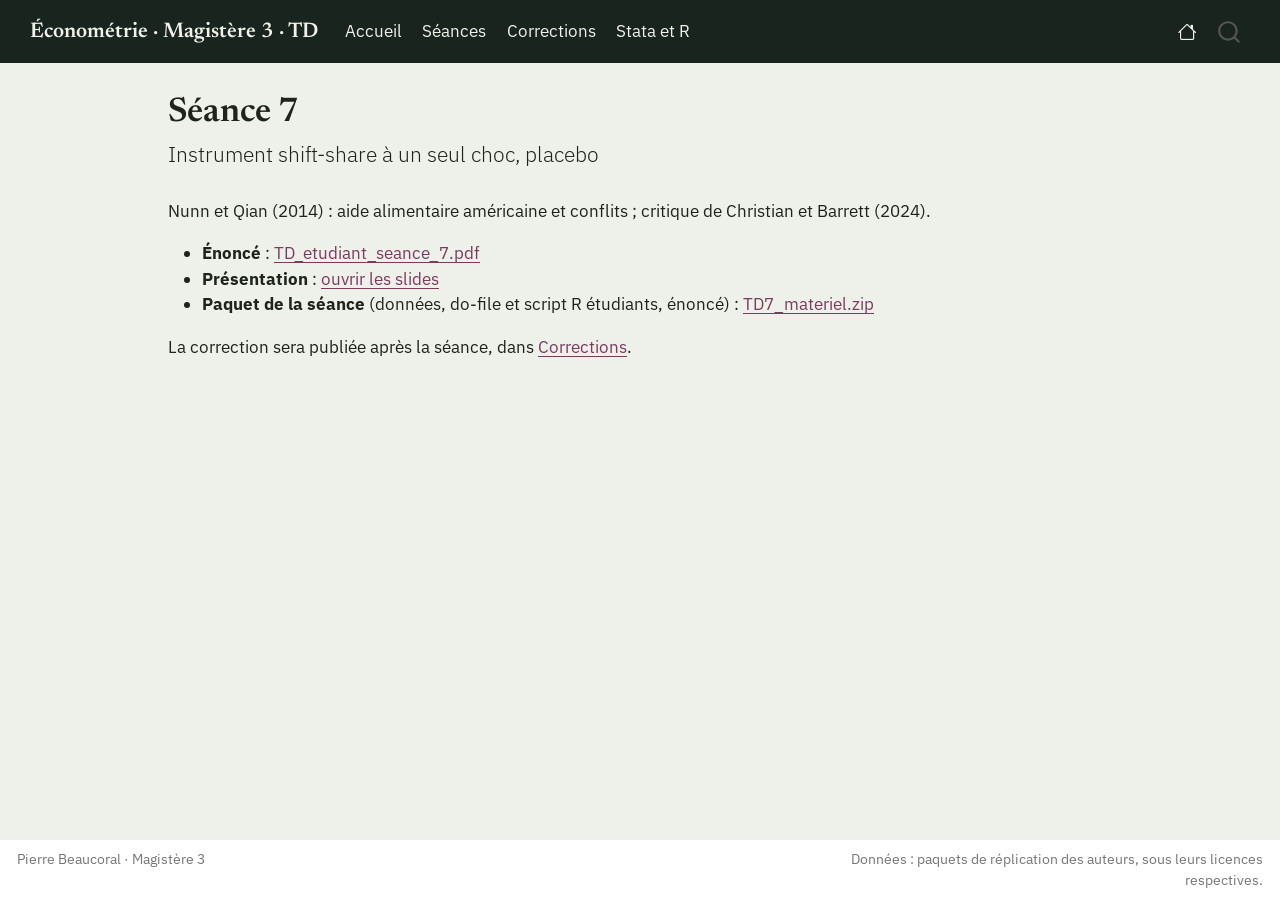
<file: seances/s7.html>
<!DOCTYPE html>
<html xmlns="http://www.w3.org/1999/xhtml" lang="fr" xml:lang="fr"><head>

<meta charset="utf-8">
<meta name="generator" content="quarto-1.9.37">

<meta name="viewport" content="width=device-width, initial-scale=1.0, user-scalable=yes">


<title>Séance 7 – Économétrie · Magistère 3 · TD</title>
<style>
/* Default styles provided by pandoc.
** See https://pandoc.org/MANUAL.html#variables-for-html for config info.
*/
code{white-space: pre-wrap;}
span.smallcaps{font-variant: small-caps;}
div.columns{display: flex; gap: min(4vw, 1.5em);}
div.column{flex: auto; overflow-x: auto;}
div.hanging-indent{margin-left: 1.5em; text-indent: -1.5em;}
ul.task-list{list-style: none;}
ul.task-list li input[type="checkbox"] {
  width: 0.8em;
  margin: 0 0.8em 0.2em -1em; /* quarto-specific, see https://github.com/quarto-dev/quarto-cli/issues/4556 */ 
  vertical-align: middle;
}
</style>


<script src="../site_libs/quarto-nav/quarto-nav.js"></script>
<script src="../site_libs/quarto-nav/headroom.min.js"></script>
<script src="../site_libs/clipboard/clipboard.min.js"></script>
<script src="../site_libs/quarto-search/autocomplete.umd.js"></script>
<script src="../site_libs/quarto-search/fuse.min.js"></script>
<script src="../site_libs/quarto-search/quarto-search.js"></script>
<meta name="quarto:offset" content="../">
<script src="../site_libs/quarto-html/quarto.js" type="module"></script>
<script src="../site_libs/quarto-html/tabsets/tabsets.js" type="module"></script>
<script src="../site_libs/quarto-html/popper.min.js"></script>
<script src="../site_libs/quarto-html/tippy.umd.min.js"></script>
<script src="../site_libs/quarto-html/anchor.min.js"></script>
<link href="../site_libs/quarto-html/tippy.css" rel="stylesheet">
<link href="../site_libs/quarto-html/quarto-syntax-highlighting-7f8f88aac4f3542376d5c11b86a4c14d.css" rel="stylesheet" id="quarto-text-highlighting-styles">
<script src="../site_libs/bootstrap/bootstrap.min.js"></script>
<link href="../site_libs/bootstrap/bootstrap-icons.css" rel="stylesheet">
<link href="../site_libs/bootstrap/bootstrap-158031087360bce0ff56dc785ce39e06.min.css" rel="stylesheet" append-hash="true" id="quarto-bootstrap" data-mode="light">
<script id="quarto-search-options" type="application/json">{
  "location": "navbar",
  "copy-button": false,
  "collapse-after": 3,
  "panel-placement": "end",
  "type": "overlay",
  "limit": 50,
  "keyboard-shortcut": [
    "f",
    "/",
    "s"
  ],
  "show-item-context": false,
  "language": {
    "search-no-results-text": "Pas de résultats",
    "search-matching-documents-text": "documents trouvés",
    "search-copy-link-title": "Copier le lien vers la recherche",
    "search-hide-matches-text": "Cacher les correspondances additionnelles",
    "search-more-match-text": "correspondance de plus dans ce document",
    "search-more-matches-text": "correspondances de plus dans ce document",
    "search-clear-button-title": "Effacer",
    "search-text-placeholder": "",
    "search-detached-cancel-button-title": "Annuler",
    "search-submit-button-title": "Envoyer",
    "search-label": "Recherche"
  }
}</script>


<link rel="stylesheet" href="../styles.css">
</head>

<body class="nav-fixed quarto-light">

<div id="quarto-search-results"></div>
  <header id="quarto-header" class="headroom fixed-top">
    <nav class="navbar navbar-expand-lg " data-bs-theme="dark">
      <div class="navbar-container container-fluid">
      <div class="navbar-brand-container mx-auto">
    <a class="navbar-brand" href="../index.html">
    <span class="navbar-title">Économétrie · Magistère 3 · TD</span>
    </a>
  </div>
            <div id="quarto-search" class="" title="Recherche"></div>
          <button class="navbar-toggler" type="button" data-bs-toggle="collapse" data-bs-target="#navbarCollapse" aria-controls="navbarCollapse" role="menu" aria-expanded="false" aria-label="Basculer la navigation" onclick="if (window.quartoToggleHeadroom) { window.quartoToggleHeadroom(); }">
  <span class="navbar-toggler-icon"></span>
</button>
          <div class="collapse navbar-collapse" id="navbarCollapse">
            <ul class="navbar-nav navbar-nav-scroll me-auto">
  <li class="nav-item">
    <a class="nav-link" href="../index.html"> 
<span class="menu-text">Accueil</span></a>
  </li>  
  <li class="nav-item">
    <a class="nav-link" href="../seances.html"> 
<span class="menu-text">Séances</span></a>
  </li>  
  <li class="nav-item">
    <a class="nav-link" href="../corrections.html"> 
<span class="menu-text">Corrections</span></a>
  </li>  
  <li class="nav-item">
    <a class="nav-link" href="../logiciels.html"> 
<span class="menu-text">Stata et R</span></a>
  </li>  
</ul>
            <ul class="navbar-nav navbar-nav-scroll ms-auto">
  <li class="nav-item compact">
    <a class="nav-link" href="https://pierrebeaucoral.github.io/"> <i class="bi bi-house" role="img" aria-label="Site personnel">
</i> 
<span class="menu-text"></span></a>
  </li>  
</ul>
          </div> <!-- /navcollapse -->
            <div class="quarto-navbar-tools">
</div>
      </div> <!-- /container-fluid -->
    </nav>
</header>
<!-- content -->
<div id="quarto-content" class="quarto-container page-columns page-rows-contents page-layout-article page-navbar">
<!-- sidebar -->
<!-- margin-sidebar -->
    <div id="quarto-margin-sidebar" class="sidebar margin-sidebar zindex-bottom">
        
    </div>
<!-- main -->
<main class="content" id="quarto-document-content">

<header id="title-block-header" class="quarto-title-block default">
<div class="quarto-title">
<h1 class="title">Séance 7</h1>
<p class="subtitle lead">Instrument shift-share à un seul choc, placebo</p>
</div>



<div class="quarto-title-meta">

    
  
    
  </div>
  


</header>


<p>Nunn et Qian (2014) : aide alimentaire américaine et conflits ; critique de Christian et Barrett (2024).</p>
<ul>
<li><strong>Énoncé</strong> : <a href="../enonces/TD_etudiant_seance_7.pdf" target="_blank">TD_etudiant_seance_7.pdf</a></li>
<li><strong>Présentation</strong> : <a href="../slides/TD7_slides.html" target="_blank">ouvrir les slides</a></li>
<li><strong>Paquet de la séance</strong> (données, do-file et script R étudiants, énoncé) : <a href="https://pierrebeaucoral.github.io/econometrie-m2/telechargements/TD7_materiel.zip">TD7_materiel.zip</a></li>
</ul>
<p>La correction sera publiée après la séance, dans <a href="../corrections.html">Corrections</a>.</p>



</main> <!-- /main -->
<script id="quarto-html-after-body" type="application/javascript">
  window.document.addEventListener("DOMContentLoaded", function (event) {
    const icon = "";
    const anchorJS = new window.AnchorJS();
    anchorJS.options = {
      placement: 'right',
      icon: icon
    };
    anchorJS.add('.anchored');
    const isCodeAnnotation = (el) => {
      for (const clz of el.classList) {
        if (clz.startsWith('code-annotation-')) {                     
          return true;
        }
      }
      return false;
    }
    const onCopySuccess = function(e) {
      // button target
      const button = e.trigger;
      // don't keep focus
      button.blur();
      // flash "checked"
      button.classList.add('code-copy-button-checked');
      var currentTitle = button.getAttribute("title");
      button.setAttribute("title", "Copié");
      let tooltip;
      if (window.bootstrap) {
        button.setAttribute("data-bs-toggle", "tooltip");
        button.setAttribute("data-bs-placement", "left");
        button.setAttribute("data-bs-title", "Copié");
        tooltip = new bootstrap.Tooltip(button, 
          { trigger: "manual", 
            customClass: "code-copy-button-tooltip",
            offset: [0, -8]});
        tooltip.show();    
      }
      setTimeout(function() {
        if (tooltip) {
          tooltip.hide();
          button.removeAttribute("data-bs-title");
          button.removeAttribute("data-bs-toggle");
          button.removeAttribute("data-bs-placement");
        }
        button.setAttribute("title", currentTitle);
        button.classList.remove('code-copy-button-checked');
      }, 1000);
      // clear code selection
      e.clearSelection();
    }
    const getTextToCopy = function(trigger) {
      const outerScaffold = trigger.parentElement.cloneNode(true);
      const codeEl = outerScaffold.querySelector('code');
      for (const childEl of codeEl.children) {
        if (isCodeAnnotation(childEl)) {
          childEl.remove();
        }
      }
      return codeEl.innerText;
    }
    const clipboard = new window.ClipboardJS('.code-copy-button:not([data-in-quarto-modal])', {
      text: getTextToCopy
    });
    clipboard.on('success', onCopySuccess);
    if (window.document.getElementById('quarto-embedded-source-code-modal')) {
      const clipboardModal = new window.ClipboardJS('.code-copy-button[data-in-quarto-modal]', {
        text: getTextToCopy,
        container: window.document.getElementById('quarto-embedded-source-code-modal')
      });
      clipboardModal.on('success', onCopySuccess);
    }
      var localhostRegex = new RegExp(/^(?:http|https):\/\/localhost\:?[0-9]*\//);
      var mailtoRegex = new RegExp(/^mailto:/);
        var filterRegex = new RegExp("https:\/\/pierrebeaucoral\.github\.io\/econometrie-m2\/");
      var isInternal = (href) => {
          return filterRegex.test(href) || localhostRegex.test(href) || mailtoRegex.test(href);
      }
      // Inspect non-navigation links and adorn them if external
     var links = window.document.querySelectorAll('a[href]:not(.nav-link):not(.navbar-brand):not(.toc-action):not(.sidebar-link):not(.sidebar-item-toggle):not(.pagination-link):not(.no-external):not([aria-hidden]):not(.dropdown-item):not(.quarto-navigation-tool):not(.about-link)');
      for (var i=0; i<links.length; i++) {
        const link = links[i];
        if (!isInternal(link.href)) {
          // undo the damage that might have been done by quarto-nav.js in the case of
          // links that we want to consider external
          if (link.dataset.originalHref !== undefined) {
            link.href = link.dataset.originalHref;
          }
        }
      }
    function tippyHover(el, contentFn, onTriggerFn, onUntriggerFn) {
      const config = {
        allowHTML: true,
        maxWidth: 500,
        delay: 100,
        arrow: false,
        appendTo: function(el) {
            return el.parentElement;
        },
        interactive: true,
        interactiveBorder: 10,
        theme: 'quarto',
        placement: 'bottom-start',
      };
      if (contentFn) {
        config.content = contentFn;
      }
      if (onTriggerFn) {
        config.onTrigger = onTriggerFn;
      }
      if (onUntriggerFn) {
        config.onUntrigger = onUntriggerFn;
      }
      window.tippy(el, config); 
    }
    const noterefs = window.document.querySelectorAll('a[role="doc-noteref"]');
    for (var i=0; i<noterefs.length; i++) {
      const ref = noterefs[i];
      tippyHover(ref, function() {
        // use id or data attribute instead here
        let href = ref.getAttribute('data-footnote-href') || ref.getAttribute('href');
        try { href = new URL(href).hash; } catch {}
        const id = href.replace(/^#\/?/, "");
        const note = window.document.getElementById(id);
        if (note) {
          return note.innerHTML;
        } else {
          return "";
        }
      });
    }
    const xrefs = window.document.querySelectorAll('a.quarto-xref');
    const processXRef = (id, note) => {
      // Strip column container classes
      const stripColumnClz = (el) => {
        el.classList.remove("page-full", "page-columns");
        if (el.children) {
          for (const child of el.children) {
            stripColumnClz(child);
          }
        }
      }
      stripColumnClz(note)
      if (id === null || id.startsWith('sec-')) {
        // Special case sections, only their first couple elements
        const container = document.createElement("div");
        if (note.children && note.children.length > 2) {
          container.appendChild(note.children[0].cloneNode(true));
          for (let i = 1; i < note.children.length; i++) {
            const child = note.children[i];
            if (child.tagName === "P" && child.innerText === "") {
              continue;
            } else {
              container.appendChild(child.cloneNode(true));
              break;
            }
          }
          if (window.Quarto?.typesetMath) {
            window.Quarto.typesetMath(container);
          }
          return container.innerHTML
        } else {
          if (window.Quarto?.typesetMath) {
            window.Quarto.typesetMath(note);
          }
          return note.innerHTML;
        }
      } else {
        // Remove any anchor links if they are present
        const anchorLink = note.querySelector('a.anchorjs-link');
        if (anchorLink) {
          anchorLink.remove();
        }
        if (window.Quarto?.typesetMath) {
          window.Quarto.typesetMath(note);
        }
        if (note.classList.contains("callout")) {
          return note.outerHTML;
        } else {
          return note.innerHTML;
        }
      }
    }
    for (var i=0; i<xrefs.length; i++) {
      const xref = xrefs[i];
      tippyHover(xref, undefined, function(instance) {
        instance.disable();
        let url = xref.getAttribute('href');
        let hash = undefined; 
        if (url.startsWith('#')) {
          hash = url;
        } else {
          try { hash = new URL(url).hash; } catch {}
        }
        if (hash) {
          const id = hash.replace(/^#\/?/, "");
          const note = window.document.getElementById(id);
          if (note !== null) {
            try {
              const html = processXRef(id, note.cloneNode(true));
              instance.setContent(html);
            } finally {
              instance.enable();
              instance.show();
            }
          } else {
            // See if we can fetch this
            fetch(url.split('#')[0])
            .then(res => res.text())
            .then(html => {
              const parser = new DOMParser();
              const htmlDoc = parser.parseFromString(html, "text/html");
              const note = htmlDoc.getElementById(id);
              if (note !== null) {
                const html = processXRef(id, note);
                instance.setContent(html);
              } 
            }).finally(() => {
              instance.enable();
              instance.show();
            });
          }
        } else {
          // See if we can fetch a full url (with no hash to target)
          // This is a special case and we should probably do some content thinning / targeting
          fetch(url)
          .then(res => res.text())
          .then(html => {
            const parser = new DOMParser();
            const htmlDoc = parser.parseFromString(html, "text/html");
            const note = htmlDoc.querySelector('main.content');
            if (note !== null) {
              // This should only happen for chapter cross references
              // (since there is no id in the URL)
              // remove the first header
              if (note.children.length > 0 && note.children[0].tagName === "HEADER") {
                note.children[0].remove();
              }
              const html = processXRef(null, note);
              instance.setContent(html);
            } 
          }).finally(() => {
            instance.enable();
            instance.show();
          });
        }
      }, function(instance) {
      });
    }
        let selectedAnnoteEl;
        const selectorForAnnotation = ( cell, annotation) => {
          let cellAttr = 'data-code-cell="' + cell + '"';
          let lineAttr = 'data-code-annotation="' +  annotation + '"';
          const selector = 'span[' + cellAttr + '][' + lineAttr + ']';
          return selector;
        }
        const selectCodeLines = (annoteEl) => {
          const doc = window.document;
          const targetCell = annoteEl.getAttribute("data-target-cell");
          const targetAnnotation = annoteEl.getAttribute("data-target-annotation");
          const annoteSpan = window.document.querySelector(selectorForAnnotation(targetCell, targetAnnotation));
          const lines = annoteSpan.getAttribute("data-code-lines").split(",");
          const lineIds = lines.map((line) => {
            return targetCell + "-" + line;
          })
          let top = null;
          let height = null;
          let parent = null;
          if (lineIds.length > 0) {
              //compute the position of the single el (top and bottom and make a div)
              const el = window.document.getElementById(lineIds[0]);
              top = el.offsetTop;
              height = el.offsetHeight;
              parent = el.parentElement.parentElement;
            if (lineIds.length > 1) {
              const lastEl = window.document.getElementById(lineIds[lineIds.length - 1]);
              const bottom = lastEl.offsetTop + lastEl.offsetHeight;
              height = bottom - top;
            }
            if (top !== null && height !== null && parent !== null) {
              // cook up a div (if necessary) and position it 
              let div = window.document.getElementById("code-annotation-line-highlight");
              if (div === null) {
                div = window.document.createElement("div");
                div.setAttribute("id", "code-annotation-line-highlight");
                div.style.position = 'absolute';
                parent.appendChild(div);
              }
              div.style.top = top - 2 + "px";
              div.style.height = height + 4 + "px";
              div.style.left = 0;
              let gutterDiv = window.document.getElementById("code-annotation-line-highlight-gutter");
              if (gutterDiv === null) {
                gutterDiv = window.document.createElement("div");
                gutterDiv.setAttribute("id", "code-annotation-line-highlight-gutter");
                gutterDiv.style.position = 'absolute';
                const codeCell = window.document.getElementById(targetCell);
                const gutter = codeCell.querySelector('.code-annotation-gutter');
                gutter.appendChild(gutterDiv);
              }
              gutterDiv.style.top = top - 2 + "px";
              gutterDiv.style.height = height + 4 + "px";
            }
            selectedAnnoteEl = annoteEl;
          }
        };
        const unselectCodeLines = () => {
          const elementsIds = ["code-annotation-line-highlight", "code-annotation-line-highlight-gutter"];
          elementsIds.forEach((elId) => {
            const div = window.document.getElementById(elId);
            if (div) {
              div.remove();
            }
          });
          selectedAnnoteEl = undefined;
        };
          // Handle positioning of the toggle
      window.addEventListener(
        "resize",
        throttle(() => {
          elRect = undefined;
          if (selectedAnnoteEl) {
            selectCodeLines(selectedAnnoteEl);
          }
        }, 10)
      );
      function throttle(fn, ms) {
      let throttle = false;
      let timer;
        return (...args) => {
          if(!throttle) { // first call gets through
              fn.apply(this, args);
              throttle = true;
          } else { // all the others get throttled
              if(timer) clearTimeout(timer); // cancel #2
              timer = setTimeout(() => {
                fn.apply(this, args);
                timer = throttle = false;
              }, ms);
          }
        };
      }
        // Attach click handler to the DT
        const annoteDls = window.document.querySelectorAll('dt[data-target-cell]');
        for (const annoteDlNode of annoteDls) {
          annoteDlNode.addEventListener('click', (event) => {
            const clickedEl = event.target;
            if (clickedEl !== selectedAnnoteEl) {
              unselectCodeLines();
              const activeEl = window.document.querySelector('dt[data-target-cell].code-annotation-active');
              if (activeEl) {
                activeEl.classList.remove('code-annotation-active');
              }
              selectCodeLines(clickedEl);
              clickedEl.classList.add('code-annotation-active');
            } else {
              // Unselect the line
              unselectCodeLines();
              clickedEl.classList.remove('code-annotation-active');
            }
          });
        }
    const findCites = (el) => {
      const parentEl = el.parentElement;
      if (parentEl) {
        const cites = parentEl.dataset.cites;
        if (cites) {
          return {
            el,
            cites: cites.split(' ')
          };
        } else {
          return findCites(el.parentElement)
        }
      } else {
        return undefined;
      }
    };
    var bibliorefs = window.document.querySelectorAll('a[role="doc-biblioref"]');
    for (var i=0; i<bibliorefs.length; i++) {
      const ref = bibliorefs[i];
      const citeInfo = findCites(ref);
      if (citeInfo) {
        tippyHover(citeInfo.el, function() {
          var popup = window.document.createElement('div');
          citeInfo.cites.forEach(function(cite) {
            var citeDiv = window.document.createElement('div');
            citeDiv.classList.add('hanging-indent');
            citeDiv.classList.add('csl-entry');
            var biblioDiv = window.document.getElementById('ref-' + cite);
            if (biblioDiv) {
              citeDiv.innerHTML = biblioDiv.innerHTML;
            }
            popup.appendChild(citeDiv);
          });
          return popup.innerHTML;
        });
      }
    }
  });
  </script>
</div> <!-- /content -->
<footer class="footer">
  <div class="nav-footer">
    <div class="nav-footer-left">
<p>Pierre Beaucoral · Magistère 3</p>
</div>   
    <div class="nav-footer-center">
      &nbsp;
    </div>
    <div class="nav-footer-right">
<p>Données : paquets de réplication des auteurs, sous leurs licences respectives.</p>
</div>
  </div>
</footer>




</body></html>
</file>
<file: site_libs/quarto-html/tippy.css>
.tippy-box[data-animation=fade][data-state=hidden]{opacity:0}[data-tippy-root]{max-width:calc(100vw - 10px)}.tippy-box{position:relative;background-color:#333;color:#fff;border-radius:4px;font-size:14px;line-height:1.4;white-space:normal;outline:0;transition-property:transform,visibility,opacity}.tippy-box[data-placement^=top]>.tippy-arrow{bottom:0}.tippy-box[data-placement^=top]>.tippy-arrow:before{bottom:-7px;left:0;border-width:8px 8px 0;border-top-color:initial;transform-origin:center top}.tippy-box[data-placement^=bottom]>.tippy-arrow{top:0}.tippy-box[data-placement^=bottom]>.tippy-arrow:before{top:-7px;left:0;border-width:0 8px 8px;border-bottom-color:initial;transform-origin:center bottom}.tippy-box[data-placement^=left]>.tippy-arrow{right:0}.tippy-box[data-placement^=left]>.tippy-arrow:before{border-width:8px 0 8px 8px;border-left-color:initial;right:-7px;transform-origin:center left}.tippy-box[data-placement^=right]>.tippy-arrow{left:0}.tippy-box[data-placement^=right]>.tippy-arrow:before{left:-7px;border-width:8px 8px 8px 0;border-right-color:initial;transform-origin:center right}.tippy-box[data-inertia][data-state=visible]{transition-timing-function:cubic-bezier(.54,1.5,.38,1.11)}.tippy-arrow{width:16px;height:16px;color:#333}.tippy-arrow:before{content:"";position:absolute;border-color:transparent;border-style:solid}.tippy-content{position:relative;padding:5px 9px;z-index:1}
</file>
<file: site_libs/quarto-html/quarto-syntax-highlighting-7f8f88aac4f3542376d5c11b86a4c14d.css>
/* quarto syntax highlight colors */
:root {
  --quarto-hl-ot-color: #003B4F;
  --quarto-hl-at-color: #657422;
  --quarto-hl-ss-color: #20794D;
  --quarto-hl-an-color: #5E5E5E;
  --quarto-hl-fu-color: #4758AB;
  --quarto-hl-st-color: #20794D;
  --quarto-hl-cf-color: #003B4F;
  --quarto-hl-op-color: #5E5E5E;
  --quarto-hl-er-color: #AD0000;
  --quarto-hl-bn-color: #AD0000;
  --quarto-hl-al-color: #AD0000;
  --quarto-hl-va-color: #111111;
  --quarto-hl-bu-color: inherit;
  --quarto-hl-ex-color: inherit;
  --quarto-hl-pp-color: #AD0000;
  --quarto-hl-in-color: #5E5E5E;
  --quarto-hl-vs-color: #20794D;
  --quarto-hl-wa-color: #5E5E5E;
  --quarto-hl-do-color: #5E5E5E;
  --quarto-hl-im-color: #00769E;
  --quarto-hl-ch-color: #20794D;
  --quarto-hl-dt-color: #AD0000;
  --quarto-hl-fl-color: #AD0000;
  --quarto-hl-co-color: #5E5E5E;
  --quarto-hl-cv-color: #5E5E5E;
  --quarto-hl-cn-color: #8f5902;
  --quarto-hl-sc-color: #5E5E5E;
  --quarto-hl-dv-color: #AD0000;
  --quarto-hl-kw-color: #003B4F;
}

/* other quarto variables */
:root {
  --quarto-font-monospace: SFMono-Regular, Menlo, Monaco, Consolas, "Liberation Mono", "Courier New", monospace;
}

/* syntax highlight based on Pandoc's rules */
pre > code.sourceCode > span {
  color: #003B4F;
}

code.sourceCode > span {
  color: #003B4F;
}

div.sourceCode,
div.sourceCode pre.sourceCode {
  color: #003B4F;
}

/* Normal */
code span {
  color: #003B4F;
}

/* Alert */
code span.al {
  color: #AD0000;
  font-style: inherit;
}

/* Annotation */
code span.an {
  color: #5E5E5E;
  font-style: inherit;
}

/* Attribute */
code span.at {
  color: #657422;
  font-style: inherit;
}

/* BaseN */
code span.bn {
  color: #AD0000;
  font-style: inherit;
}

/* BuiltIn */
code span.bu {
  font-style: inherit;
}

/* ControlFlow */
code span.cf {
  color: #003B4F;
  font-weight: bold;
  font-style: inherit;
}

/* Char */
code span.ch {
  color: #20794D;
  font-style: inherit;
}

/* Constant */
code span.cn {
  color: #8f5902;
  font-style: inherit;
}

/* Comment */
code span.co {
  color: #5E5E5E;
  font-style: inherit;
}

/* CommentVar */
code span.cv {
  color: #5E5E5E;
  font-style: italic;
}

/* Documentation */
code span.do {
  color: #5E5E5E;
  font-style: italic;
}

/* DataType */
code span.dt {
  color: #AD0000;
  font-style: inherit;
}

/* DecVal */
code span.dv {
  color: #AD0000;
  font-style: inherit;
}

/* Error */
code span.er {
  color: #AD0000;
  font-style: inherit;
}

/* Extension */
code span.ex {
  font-style: inherit;
}

/* Float */
code span.fl {
  color: #AD0000;
  font-style: inherit;
}

/* Function */
code span.fu {
  color: #4758AB;
  font-style: inherit;
}

/* Import */
code span.im {
  color: #00769E;
  font-style: inherit;
}

/* Information */
code span.in {
  color: #5E5E5E;
  font-style: inherit;
}

/* Keyword */
code span.kw {
  color: #003B4F;
  font-weight: bold;
  font-style: inherit;
}

/* Operator */
code span.op {
  color: #5E5E5E;
  font-style: inherit;
}

/* Other */
code span.ot {
  color: #003B4F;
  font-style: inherit;
}

/* Preprocessor */
code span.pp {
  color: #AD0000;
  font-style: inherit;
}

/* SpecialChar */
code span.sc {
  color: #5E5E5E;
  font-style: inherit;
}

/* SpecialString */
code span.ss {
  color: #20794D;
  font-style: inherit;
}

/* String */
code span.st {
  color: #20794D;
  font-style: inherit;
}

/* Variable */
code span.va {
  color: #111111;
  font-style: inherit;
}

/* VerbatimString */
code span.vs {
  color: #20794D;
  font-style: inherit;
}

/* Warning */
code span.wa {
  color: #5E5E5E;
  font-style: italic;
}

.prevent-inlining {
  content: "</";
}

/*# sourceMappingURL=789ad8cd35626ba772517505b42a116e.css.map */
</file>
<file: styles.css>
@import url('https://fonts.googleapis.com/css2?family=Newsreader:opsz,wght@6..72,400;6..72,600&family=IBM+Plex+Sans:wght@400;600&family=IBM+Plex+Mono&display=swap');
/* Palette reprise de pierrebeaucoral.github.io/css/site.css */
:root {
  --paper: #EEF0EA; --ink: #1E231D; --muted: #666A5E; --line: #DCDFD2;
  --forest: #18241D; --forest2: #2E6048; --accent: #7A3B5E; --ocean: #2C5C70;
}
body { background: var(--paper); color: var(--ink); font-family: "IBM Plex Sans", -apple-system, sans-serif; }
h1, h2, h3, .navbar-title { font-family: "Newsreader", Georgia, serif; font-weight: 600; font-style: normal; }
a { color: var(--accent); }
.navbar { background: var(--forest) !important; }
.navbar .nav-link, .navbar-title { color: #F0F2EA !important; }
code { color: var(--ocean); background: transparent; font-family: "IBM Plex Mono", monospace; }
table { font-variant-numeric: tabular-nums; }
.callout { border-left-width: 1px !important; }
</file>
